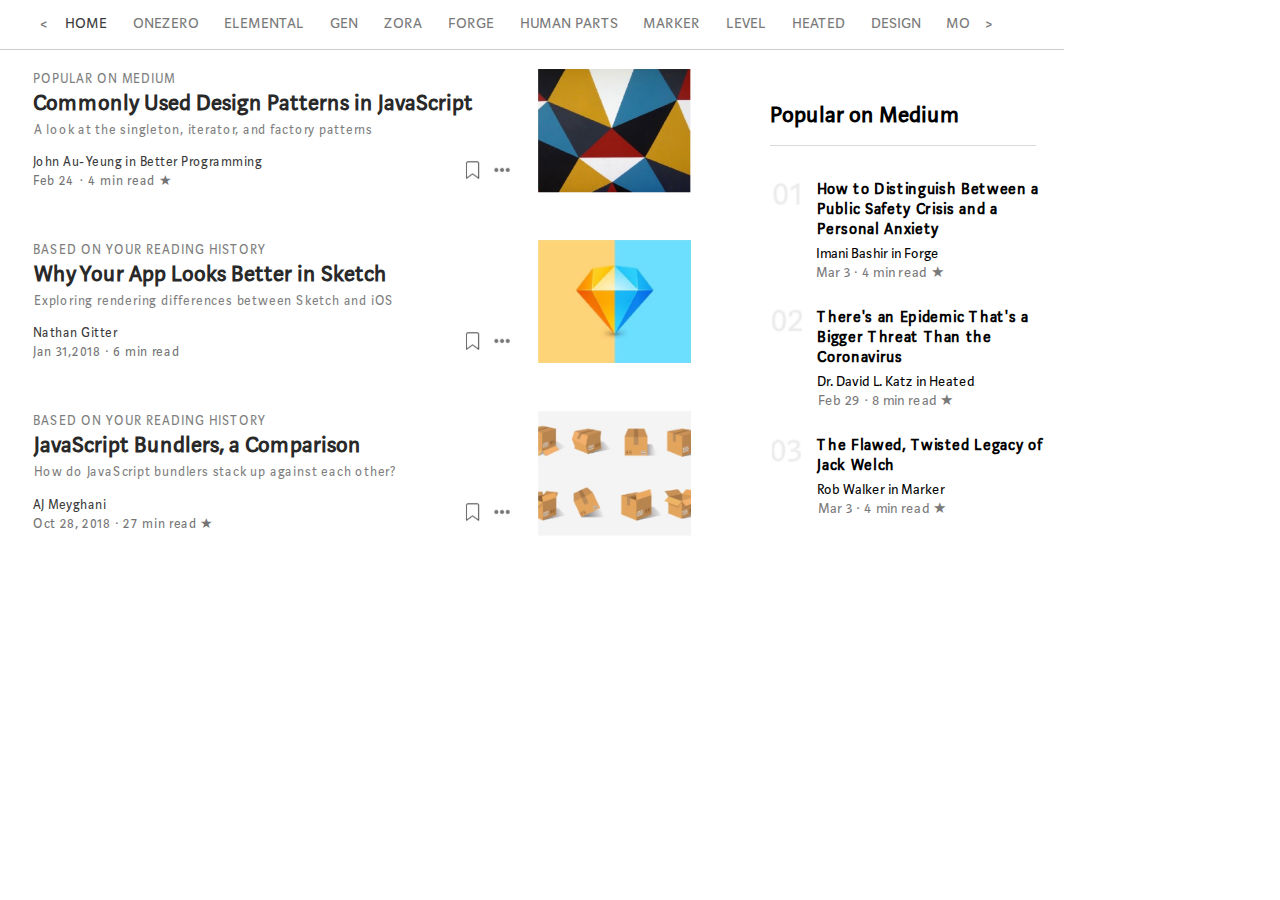
<file: Web/test1/src/index.html>
<!DOCTYPE html>
<html lang="en">

<head>
    <meta charset="UTF-8">
    <meta name="viewport" content="width=device-width, initial-scale=1.0">
    <title>test1</title>
    <link href="../css/index.css" rel="stylesheet">
</head>

<body>
    <!-- <img class="bg" src="../img/bg.png"> </img> -->
    <div class="g-main">
        <i> < </i>
        <span style="color: rgb(59, 59, 59);">HOME</span>
        <span>ONEZERO</span>
        <span>ELEMENTAL</span>
        <span>GEN</span>
        <span>ZORA</span>
        <span>FORGE</span>
        <span>HUMAN PARTS</span>
        <span>MARKER</span>
        <span>LEVEL</span>
        <span>HEATED</span>
        <span>DESIGN</span>
        <span>MO</span>
        <i> > </i>
    </div>

    <div class="g-left">
        <div>
            <p class="p-1">POPULAR ON MEDIUM</p>
            <p class="p-2">Commonly Used Design Patterns in JavaScript</P>
            <p class="p-3">A look at the singleton, iterator, and factory patterns</p>
            <p class="p-4">John Au-Yeung in Better Programming</p>
            </br>
            <p class="p-5">Feb 24 · 4 min read ★</p>
            <img class="p-0" src="../img/p-0.png" alt="">
        </div>
        <div>
            <p class="p-1">BASED ON YOUR READING HISTORY</p>
            <p class="p-2" style="padding-left: 1px;">Why Your App Looks Better in Sketch</P>
            <p class="p-3" style="letter-spacing: 0.8px;">Exploring rendering differences between Sketch and iOS</p>
            <p class="p-4">Nathan Gitter</p>
            </br>
            <p class="p-5">Jan 31,2018 · 6 min read</p>
            <img class="p-0" src="../img/p-0.png" alt="">
        </div>
        <div>
            <p class="p-1">BASED ON YOUR READING HISTORY</p>
            <p class="p-2" style="padding-left: 1px;">JavaScript Bundlers, a Comparison</P>
            <p class="p-3" style="letter-spacing: 0.8px;">How do JavaScript bundlers stack up against each other?</p>
            <p class=" p-4 " style="padding-top: 16px;">AJ Meyghani</p>
            </br>
            <p class="p-5 " style="letter-spacing: 0.65px;">Oct 28, 2018 · 27 min read ★</p>
            <img class="p-0 " src="../img/p-0.png " alt=" ">
        </div>
    </div>
    <div class="g-mid">
        <div style="margin-bottom: 21px;"><img src="../img/m-1.png" alt=""></div>
        <div style="margin-bottom: 21px;"><img src="../img/m-2.png" alt=""></div>
        <div><img src="../img/m-3.png" alt=""></div>
    </div>
    <div class="g-right">
        <div class="r-top">
            <h2>Popular on Medium</h2>
        </div>
        <div class="r-left">
            <img src="../img/r-1.png" alt="">
            <img src="../img/r-2.png" alt="">
            <img src="../img/r-3.png" alt="">
        </div>
        <div class="r-right">
            <p class="r-0">How to Distinguish Between a Public Safety Crisis and a Personal Anxiety</p>
            <p class="r-1">Imani Bashir in Forge</p>
            <p class="r-2">Mar 3 · 4 min read ★</p>
        </div>
        <div class="r-right">

            <p class="r-0" style="margin: 8px 0 0 1.8px;">There's an Epidemic That's a Bigger Threat Than the Coronavirus</p>
            <p class="r-1" style="margin-left: 1.8px;">Dr. David L. Katz in Heated</p>
            <p class="r-2" style="margin-left: 2.2px">Feb 29 · 8 min read ★</p>
        </div>
        <div class="r-right">

            <p class="r-0" style="margin: 8px 0 0 1.8px;">The Flawed, Twisted Legacy of Jack Welch</p>
            <p class="r-1" style="margin-left: 1.8px;">Rob Walker in Marker</p>
            <p class="r-2" style="margin-left: 2.2px">Mar 3 · 4 min read ★</p>
        </div>
    </div>
</body>

</html>
</file>
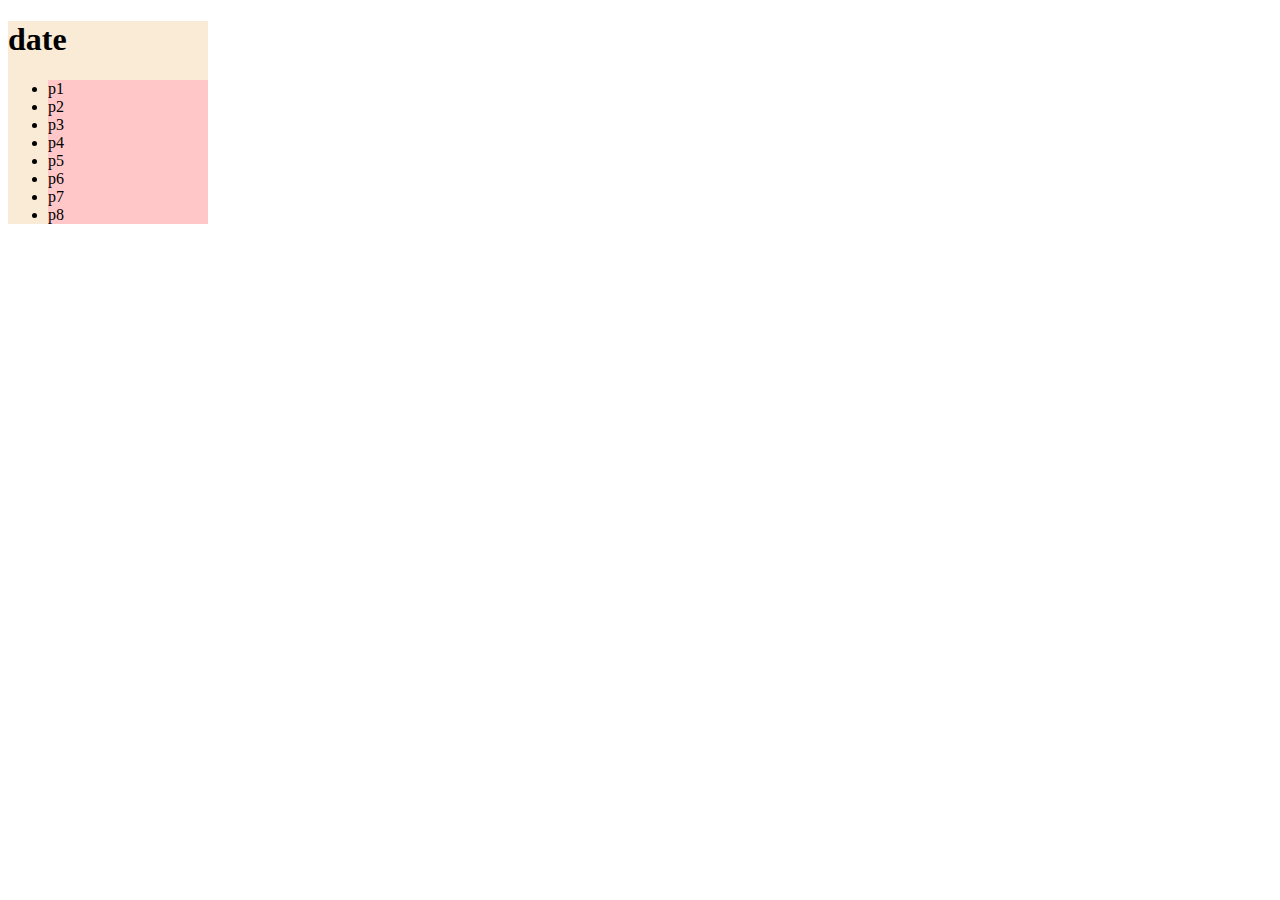
<file: Web/test2/src/index.html>
<!DOCTYPE html>
<html lang="en">

<head>
    <meta charset="UTF-8">
    <meta http-equiv="X-UA-Compatible" content="IE=edge">
    <meta name="viewport" content="width=device-width, initial-scale=1.0">
    <title>test2</title>
    <link rel="stylesheet" href="../css/index.css">
</head>

<body>
    <div class="m-box" style="width: 200px;">
        <h1>date</h1>
        <ul>
            <li class="m-item" id="p1">p1</li>
            <li class="m-item">p2</li>
            <li class="m-item">p3</li>
            <li class="m-item">p4</li>
            <li class="m-item">p5</li>
            <li class="m-item">p6</li>
            <li class="m-item">p7</li>
            <li class="m-item">p8</li>
        </ul>
    </div>

    <script src="../js/index.js"></script>
</body>

</html>
</file>
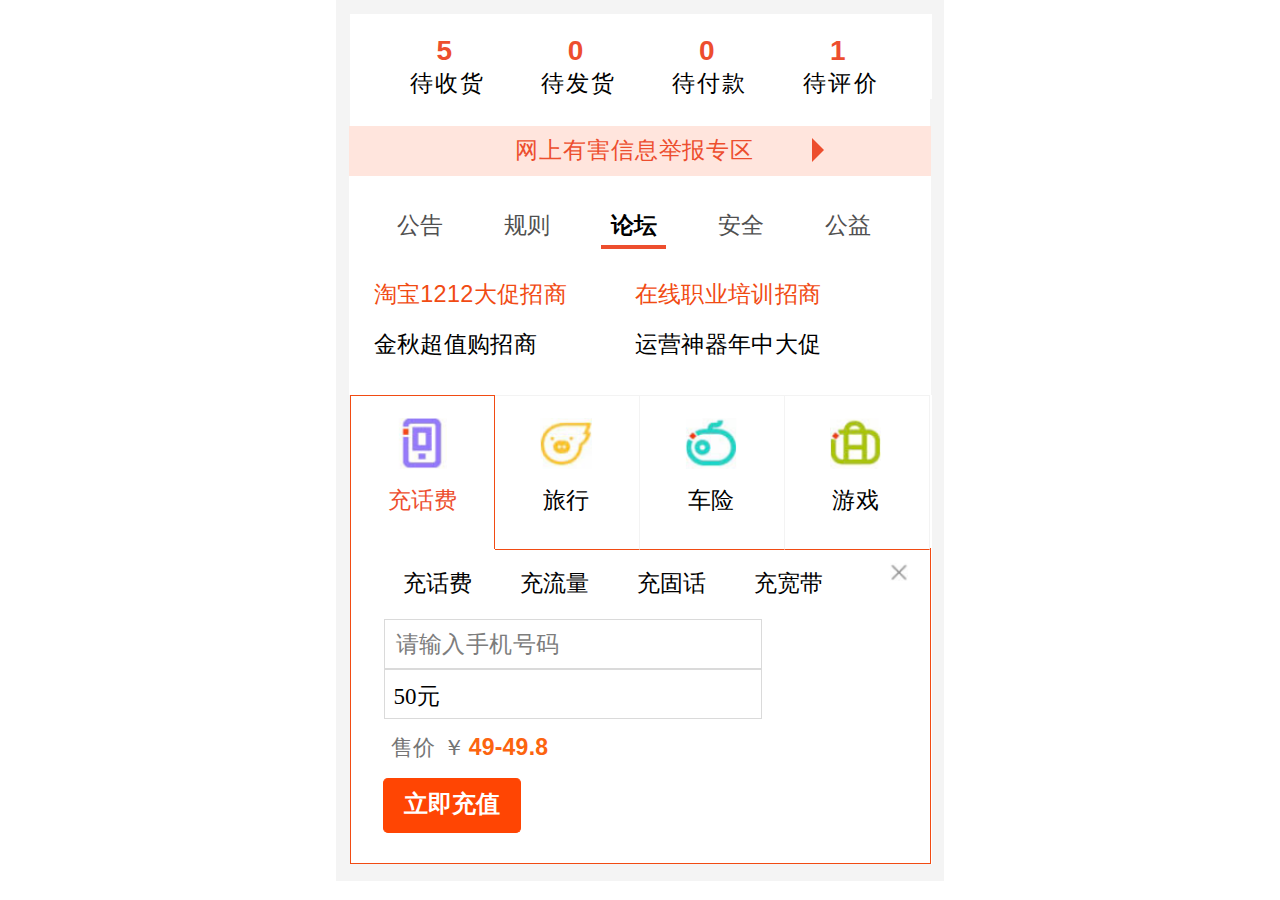
<file: Web/test3/src/index.html>
<!DOCTYPE html>
<html lang="en">

<head>
    <meta charset="UTF-8">
    <meta http-equiv="X-UA-Compatible" content="IE=edge">
    <meta name="viewport" content="width=device-width, initial-scale=1.0">
    <title>test3</title>
    <link rel="stylesheet" href="../css/index.css">

</head>

<body>
    <div style="position: relative;">
        <div style=" width: 608px;height: 881px; background: #f4f4f4; position: absolute;left: 50%;margin-left: -304px; width: 608px;">
            <!-- <img src="../img/bg.jpg " alt=" " style="width: 608px; " class="bg "> -->
            <div class="box ">
                <div class="box-top">
                    <ul class="box-top1">
                        <li>
                            <span>5</span>
                            <p>待收货</p>
                        </li>
                        <li>
                            <span>0</span>
                            <p>待发货</p>
                        </li>
                        <li>
                            <span>0</span>
                            <p>待付款</p>
                        </li>
                        <li>
                            <span>1</span>
                            <p>待评价</p>
                        </li>
                    </ul>
                </div>
                <div class="box-topmid ">
                    <span style="margin: 166px; ">网上有害信息举报专区 </span>
                    <span class="trangle "></span>
                </div>
                <div class="box-middle ">
                    <ul>
                        <li>公告</li>
                        <li>规则</li>
                        <li class="li-selected ">论坛</li>
                        <li>安全</li>
                        <li>公益</li>
                    </ul>
                    <table>
                        <tr style="color: #f14b13; ">
                            <td>淘宝1212大促招商</td>
                            <td>在线职业培训招商</td>
                        </tr>
                        <tr>
                            <td>金秋超值购招商</td>
                            <td>运营神器年中大促</td>
                        </tr>
                    </table>
                </div>
                <div class="box-bottom ">
                    <ul>
                        <li style="border-color:#f14b13; border-bottom: none;border-left: #f14b13 1px solid; ">
                            <img src="../img/logo1.png " alt=" ">
                            <p class="p-selected ">充话费</p>
                        </li>
                        <li>
                            <img src="../img/logo2.png " alt=" ">
                            <p>旅行</p>
                        </li>
                        <li>
                            <img src="../img/logo3.png " alt=" ">
                            <p>车险</p>
                        </li>
                        <li>
                            <img src="../img/logo4.png " alt=" ">
                            <p>游戏</p>
                        </li>
                    </ul>
                    <div>
                        <ul>
                            <li>充话费</li>
                            <li>充流量</li>
                            <li>充固话</li>
                            <li>充宽带</li>
                            <img src="../img/close.png " alt=" ">
                        </ul>
                        <div class="input ">
                            <p style="letter-spacing: 0.018em; ">请输入手机号码</p>
                        </div>
                        <div class="input ">
                            <p style="margin: 11px 0 0 9px; color: black; ">50元</p>
                        </div>
                        <p class="money ">售价 ￥<span>49-49.8</span></p>
                        <div class="button ">
                            <p>立即充值</p>
                        </div>
                    </div>
                </div>
            </div>
        </div>
    </div>

</body>

</html>
</file>
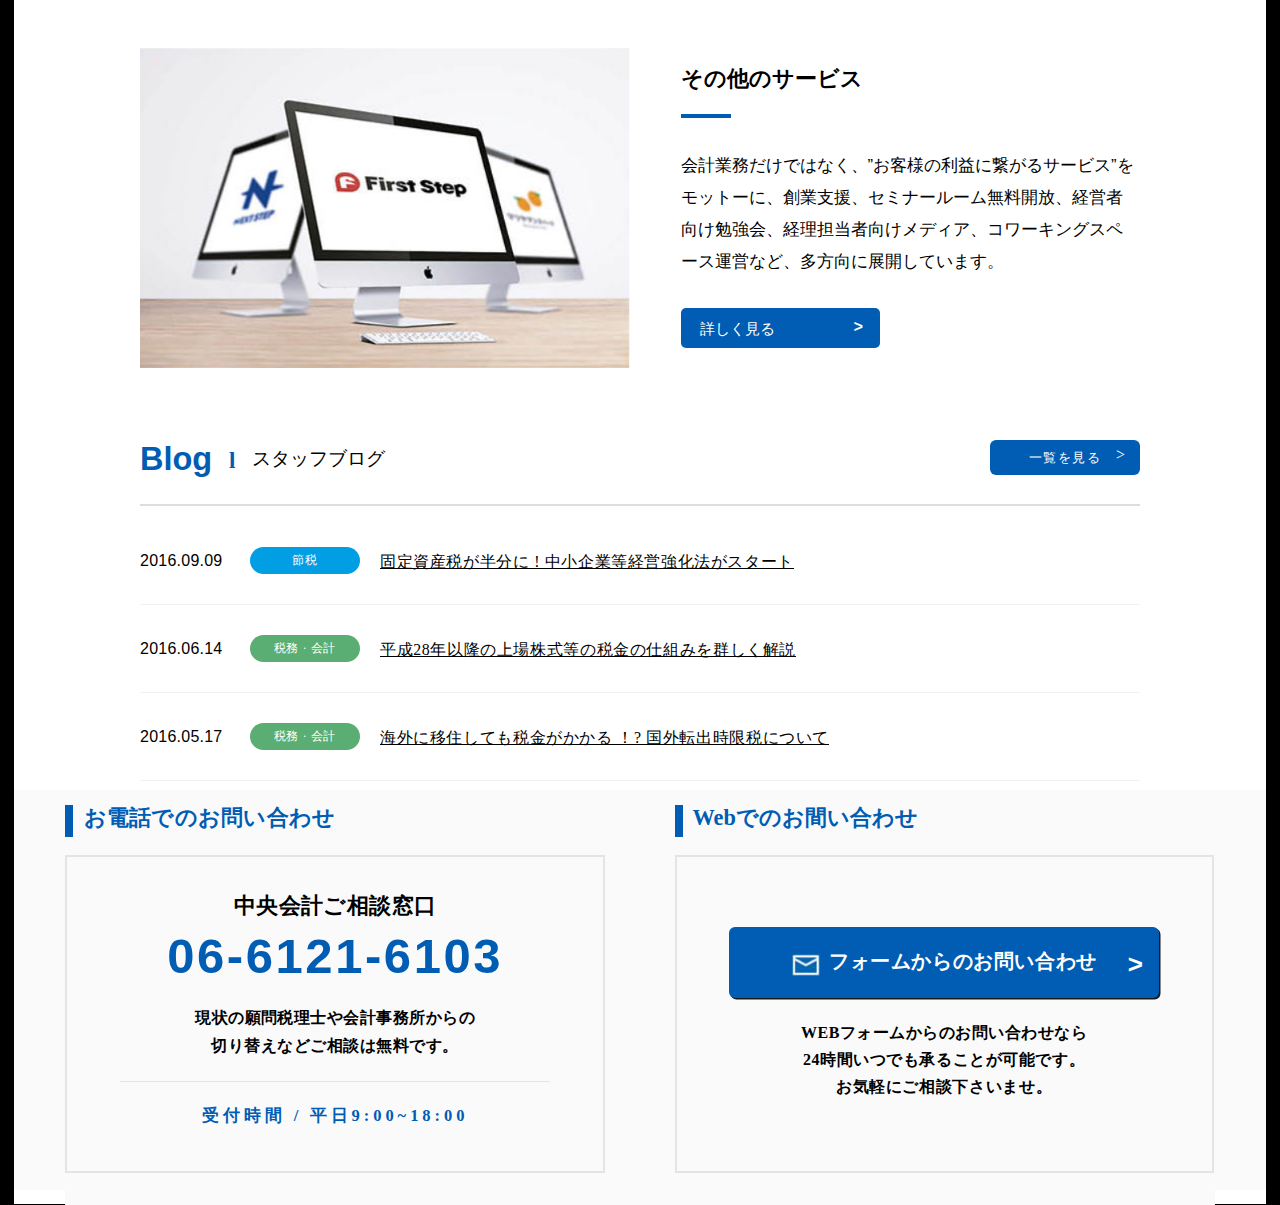
<file: Web/test4/2019212212201/src/index.html>
<!DOCTYPE html>
<html lang="en">

<head>
    <meta charset="UTF-8">
    <meta http-equiv="X-UA-Compatible" content="IE=edge">
    <meta name="viewport" content="width=device-width, initial-scale=1.0">
    <title>test5</title>
    <link rel="stylesheet" href="../css/index.css">
</head>

<body>
    <div class="box">
        <!-- <img src="../img/bg.png" alt="" class="bg"> -->
        <div class="top">
            <img src="../img/top.png" alt="">
            <div class="top_right">
                <h3>その他のサービス</h3>
                <span class="line"></span>
                <p>会計業務だけではなく、”お客様の利益に繋がるサービス”をモットーに、創業支援、セミナールーム無料開放、経営者向け勉強会、経理担当者向けメディア、コワーキングスペース運営など、多方向に展開しています。</p>
                <div class="button1">
                    <p>詳しく見る</p>
                    <span>> </span>
                </div>
            </div>
        </div>
        <div class="middle">
            <div class="mid_top">
                <span class="line1">Blog </span><strong>l </strong>
                <p class="p-1"> スタッフブログ</p>
                <div class="button2">
                    <p>一覧を見る</p>
                    <span>> </span>
                </div>
            </div>
            <ul>
                <li><span>2016.09.09</span>
                    <div style="background: #019ee3;">
                        <p>節税</p>
                    </div>
                    <p class="p-3">固定資産税が半分に ! 中小企業等経営強化法がスタート</p>
                </li>
                <li><span>2016.06.14</span>
                    <div>
                        <p>税務 · 会計</p>
                    </div>
                    <p class="p-3">平成28年以隆の上場株式等の税金の仕組みを群しく解説</p>
                </li>
                <li><span>2016.05.17</span>
                    <div>
                        <p>税務 · 会計</p>
                    </div>
                    <p class="p-3">海外に移住しても税金がかかる ！? 国外転出時限税について</p>
                </li>
            </ul>
        </div>
        <div class="buttom">
            <div class="buttom1">
                <div class="left">
                    <div class="buttom_top">
                        <span>&nbsp;&thinsp;</span>お電話でのお問い合わせ
                    </div>
                    <br/>
                    <div class="buttom_box">
                        <p class="p1">中央会計ご相談窓口</p>
                        <p class="p2">06-6121-6103</p>
                        <p class="p3">現状の願問税理士や会計事務所からの</p>
                        <p class="p4">切り替えなどご相談は無料です。</p>
                        <p class="p5">受付時間 /&thinsp;平日9:00~18:00</p>
                    </div>
                </div>
                <div class="right">
                    <div class="buttom_top">
                        <span>&nbsp;&thinsp;</span>Webでのお間い合わせ
                    </div>
                    <br/>
                    <div class="buttom_box">
                        <div class="massage">
                            <img src="../img/massage.png">
                            <p>フォームからのお問い合わせ</p>
                            <span>></span>
                        </div>
                        <p class="p1">WEBフォームからのお問い合わせなら</p>
                        <p class="p2">24時間いつでも承ることが可能です。</p>
                        <p class="p3">お気軽にご相談下さいませ。</p>
                    </div>
                </div>
            </div>
        </div>
    </div>
</body>

</html>
</file>
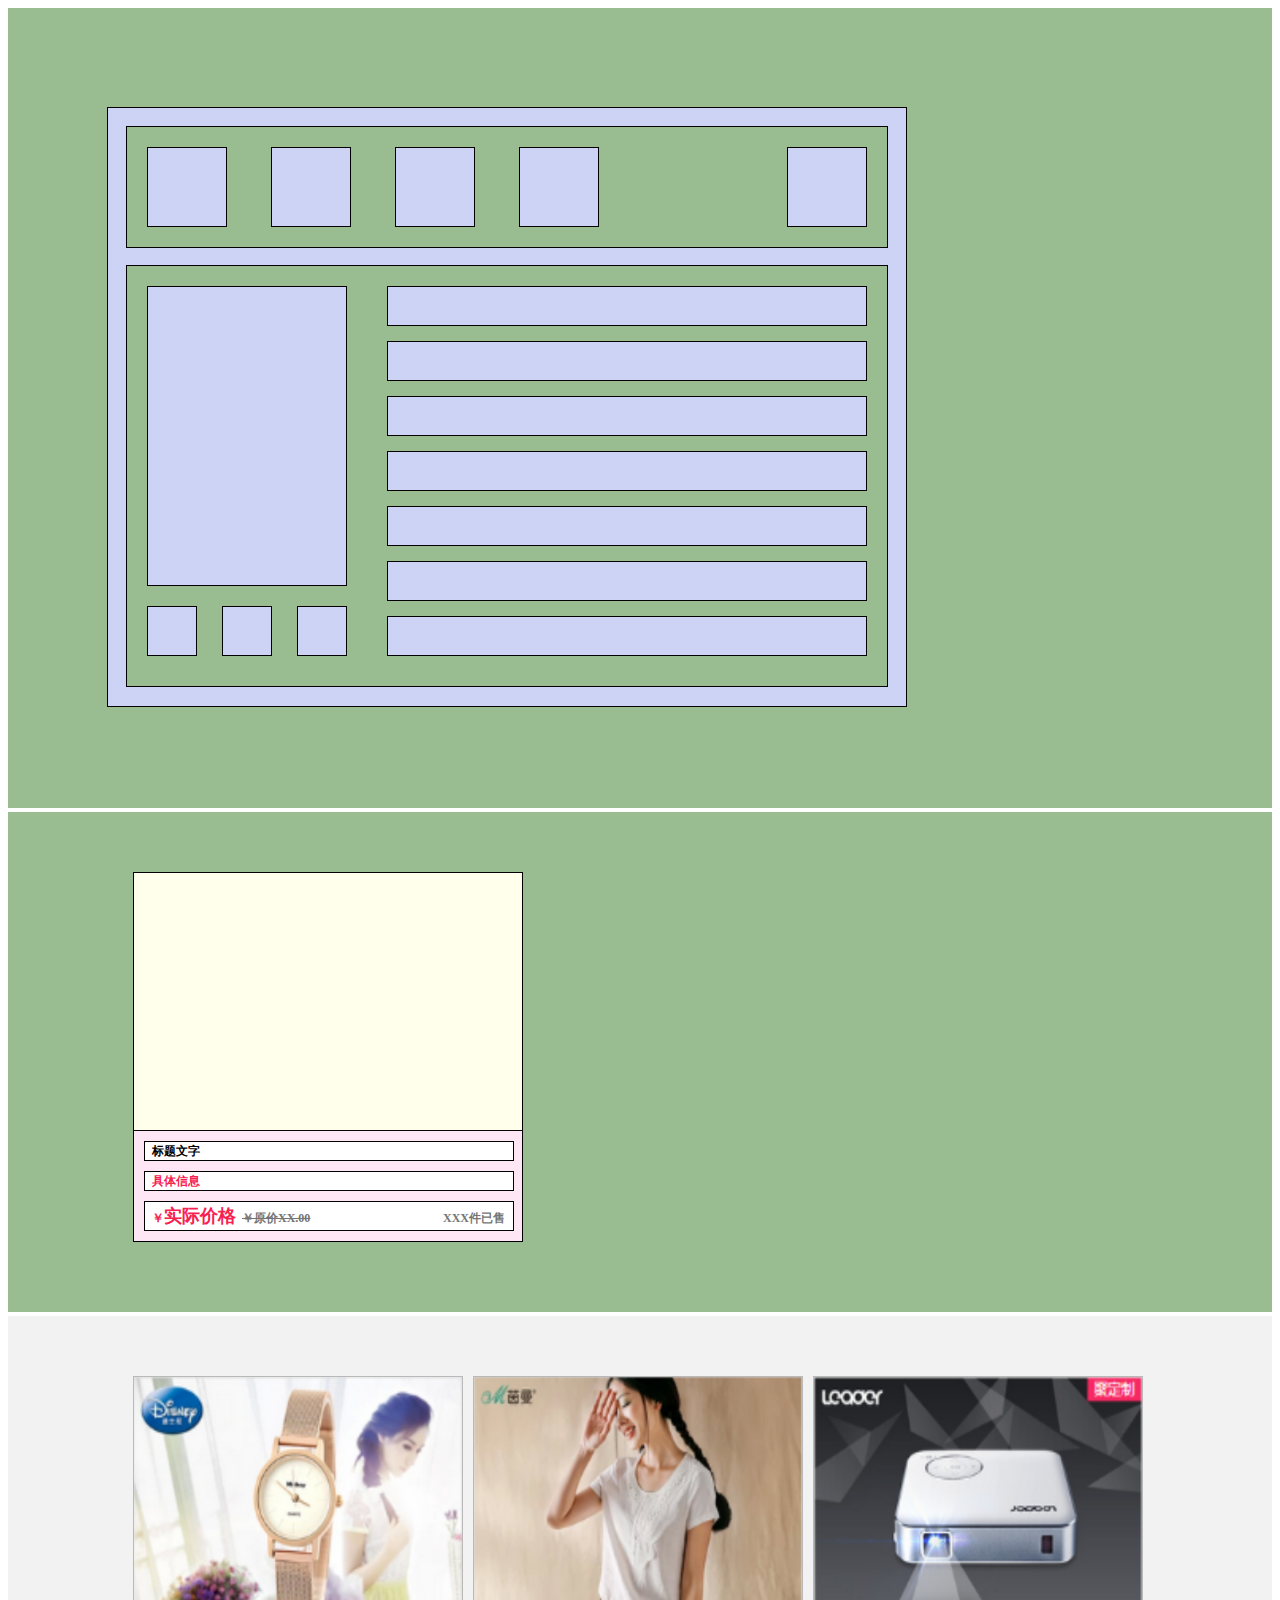
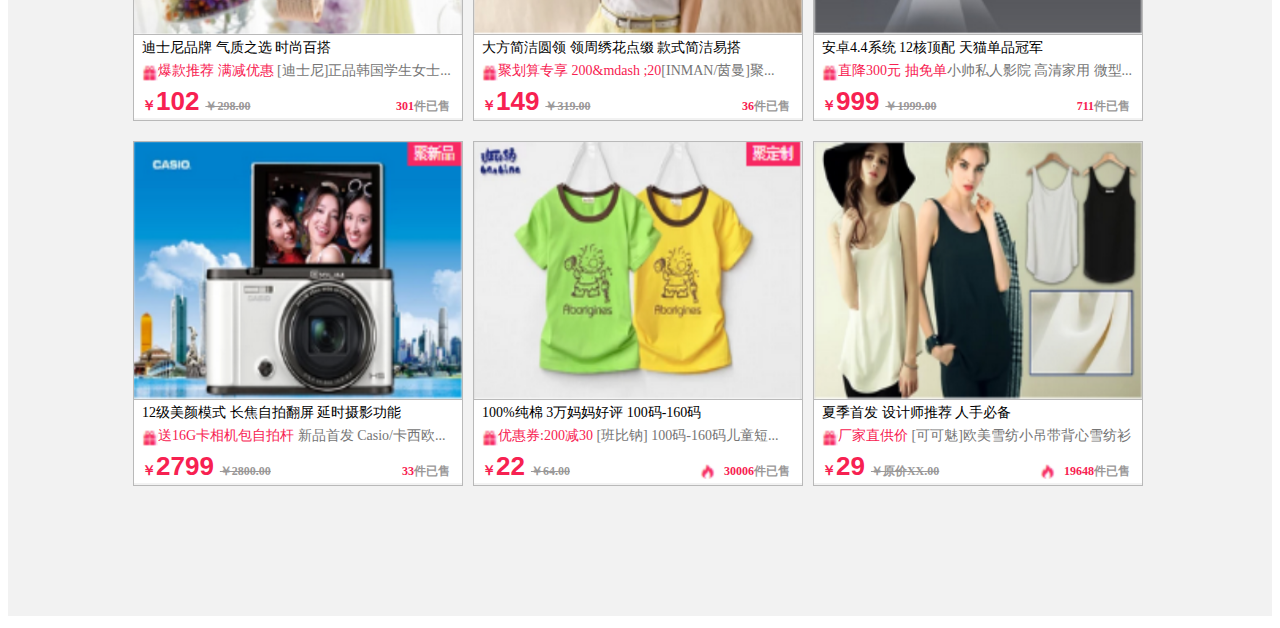
<file: Web/test5/2019212212201/src/index.html>
<!DOCTYPE html>
<html lang="en">

<head>
    <meta charset="UTF-8">
    <meta http-equiv="X-UA-Compatible" content="IE=edge">
    <meta name="viewport" content="width=device-width, initial-scale=1.0">
    <title>index</title>
</head>

<body>
    <iframe marginwidth=0 marginheight=0 width=100% height=800px src="index1.html" frameborder="0"></iframe>
    <br/>
    <iframe marginwidth=0 marginheight=0 width=100% height=500px src="index3.html" frameborder="0"></iframe>
    <br/>
    <iframe marginwidth=0 marginheight=0 width=100% height=900px src="index2.html" frameborder="0"></iframe>
</body>

</html>
</file>
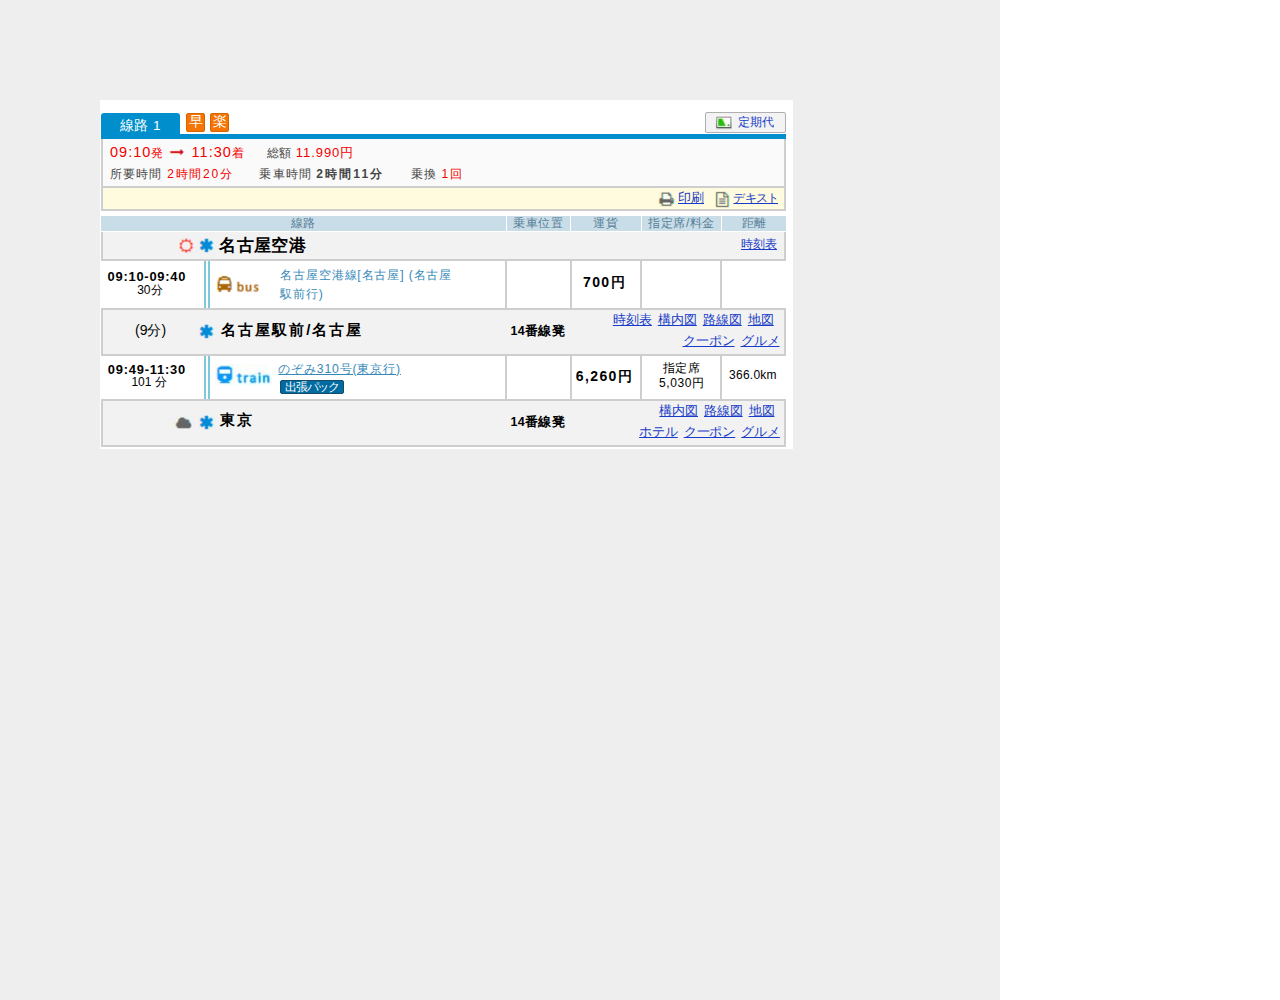
<file: Web/test6/2019212212201/SRC/index.html>
<!DOCTYPE html>
<html lang="en">

<head>
    <meta charset="UTF-8">
    <meta http-equiv="X-UA-Compatible" content="IE=edge">
    <meta name="viewport" content="width=device-width, initial-scale=1.0">
    <link rel="stylesheet" href="../CSS/one-debug.css">
    <link rel="stylesheet" href="../CSS/index.css">
    <title>Document</title>
</head>

<body>
    <div class="box">
        <!-- <img src="../IMG/bg.png" alt="" class="bg"> -->
        <div class="ui-grid-row ui-grid-row-1">
            <div class="ui-grid-3 first">線路 1</div>
            <div class="ui-grid-1 ">
                <a href="#" class="ui-button ui-button-sorange">早</a>
            </div>
            <div class="ui-grid-1">
                <a href="#" class="ui-button ui-button-sorange">楽</a></div>
            <div class="ui-grid-17"></div>
            <div class="ui-grid-3 end">
                <a href="#" class="ui-button ui-button-swhite">
                    <img src="../IMG/logo-1.jpg" alt=""> 定期代
                </a>

            </div>
        </div>
        <div class="ui-grid-row ui-grid-row-2">
            <div class="ui-grid-25">
                <p> <span class="p-red">09:10<i>発</i></span><img src="../IMG/logo-2.jpg" alt=""><span class="p-red"> 11:30<i>着</i></span> &nbsp;&nbsp;&nbsp;&nbsp;&nbsp;&thinsp;総額<span class="p-sred"> 11.990円</span></p>
                <p class="p1">所要時間<span class="p1-red"> 2時間20分 </span> &emsp;&nbsp;&thinsp;乗車時間 <strong>2時間11分 </strong> &emsp;&nbsp;&thinsp;乗換 <span class="p1-red">1回</span></p>
            </div>
        </div>
        <div class="ui-grid-row ui-grid-row-3">
            <div class="ui-grid-25">
                <p><img src="../IMG/logo-3.jpg" alt="" class="logo-3"> <span class="p-1">印刷</span> <img src="../IMG/logo-4.jpg" alt="" class="logo-4"> <span class="p-2">デキスト</span></p>
            </div>
        </div>
        <div class="ui-grid-row ui-grid-row-4">
            <div class="ui-grid-15">線路</div>
            <div class="ui-grid-2">乗車位置</div>
            <div class="ui-grid-3">運貨</div>
            <div class="ui-grid-4">指定席/料金</div>
            <div class="ui-grid-1">距離</div>
        </div>
        <div class="ui-grid-row ui-grid-row-5">
            <div class="ui-grid-25">
                <img src="../IMG/logo-5.jpg" alt="" class="logo-5">
                <img src="../IMG/logo-6.jpg" alt="" class="logo-6">
                <p>名古屋空港</p>
                <span>時刻表</span>
            </div>
        </div>
        <div class="ui-grid-row ui-grid-row-6">
            <div class="ui-grid-4">
                <p>09:10-09:40</p>
                <span>30分</span>
            </div>
            <div class="ui-grid-11">
                <img src="../IMG/logo-7.png" alt="">
                <p>名古屋空港線[名古屋] (名古屋馭前行)</p>
            </div>
            <div class="ui-grid-2"></div>
            <div class="ui-grid-2">700円</div>
            <div class="ui-grid-3"></div>
            <div class="ui-grid-2"></div>
        </div>
        <div class="ui-grid-row ui-grid-row-7">
            <div class="ui-grid-15">
                <span>(9分)</span>
                <img src="../IMG/logo-6.jpg" alt="" class="logo-6">
                <p>名古屋馭前/名古屋</p>
            </div>
            <div class="ui-grid-2">14番線凳</div>
            <div class="ui-grid-8">
                <span>時刻表</span>
                <span>構内図</span>
                <span>路線図</span>
                <span>地図</span>&nbsp;&thinsp;
                <span>ク一ポン</span>
                <span>グルメ</span>
            </div>
        </div>
        <div class="ui-grid-row ui-grid-row-6 ui-grid-row-8">
            <div class="ui-grid-4">
                <p>09:49-11:30</p>
                <span>101&nbsp;分</span>
            </div>
            <div class="ui-grid-11">
                <img src="../IMG/logo-8.jpg" alt="">
                <p>のぞみ310号(東京行)</p>
                <a href="#" class="ui-button ui-button-sblue">出張パック</a>
            </div>
            <div class="ui-grid-2"></div>
            <div class="ui-grid-2">6,260円</div>
            <div class="ui-grid-3">
                <p>指定席
                    <br/> 5,030円
                </p>
            </div>
            <div class="ui-grid-2 end">
                <p>366.0km</p>
            </div>
        </div>
        <div class="ui-grid-row ui-grid-row-7 ui-grid-row-9">
            <div class="ui-grid-15">
                <img src="../IMG/logo-9.jpg" alt="" class="logo-9">
                <img src="../IMG/logo-6.jpg" alt="" class="logo-6">
                <p>東京</p>
            </div>
            <div class="ui-grid-2">14番線凳</div>
            <div class="ui-grid-8">
                <span>構内図</span>
                <span>路線図</span>
                <span>地図</span>&nbsp;&thinsp;
                <span>ホテル</span>
                <span>ク一ポン</span>
                <span>グルメ</span>
            </div>
        </div>
    </div>
</body>

</html>
</file>
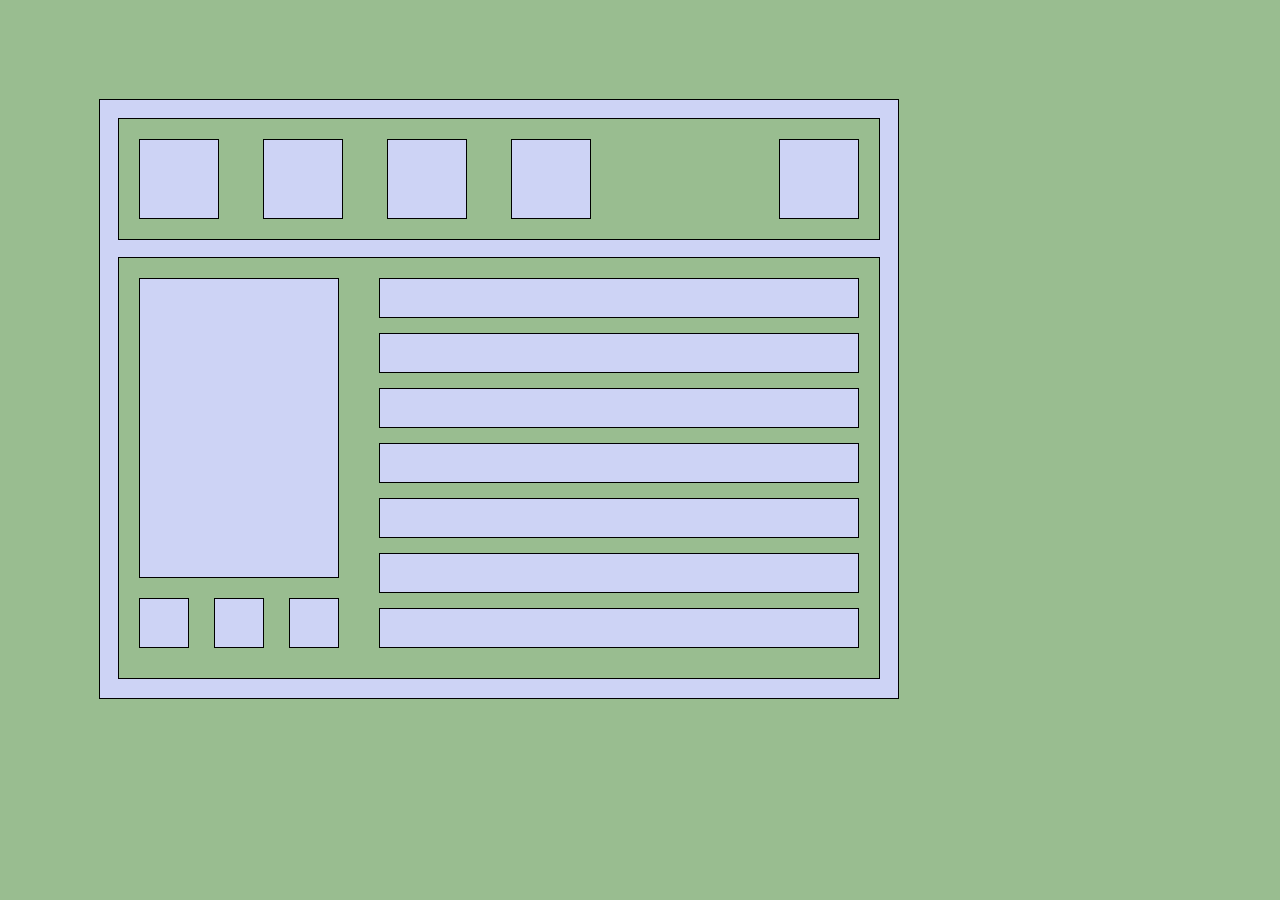
<file: Web/test5/2019212212201/src/index1.html>
<!DOCTYPE html>
<html lang="en">

<head>
    <meta charset="UTF-8">
    <meta http-equiv="X-UA-Compatible" content="IE=edge">
    <meta name="viewport" content="width=device-width, initial-scale=1.0">
    <link rel="stylesheet" href="../css/index1.css">
    <title>test</title>
</head>

<body>
    <div class="box">
        <div class="header">
            <div>
                <span class="item"></span>
                <span class="item"></span>
                <span class="item"></span>
                <span class="item"></span>
            </div>
            <div>
                <span class="item item-5"></span>
            </div>
        </div>
        <div class="middle">
            <div class="left">
                <div class="top">
                    <span class="item"></span>
                </div>
                <div class="bottom">
                    <span class="item"></span>
                    <span class="item"></span>
                    <span class="item"></span>
                </div>
            </div>
            <div class="right">
                <span class="item"></span>
                <span class="item"></span>
                <span class="item"></span>
                <span class="item"></span>
                <span class="item"></span>
                <span class="item"></span>
                <span class="item"></span>
            </div>
        </div>
    </div>

</body>

</html>
</file>
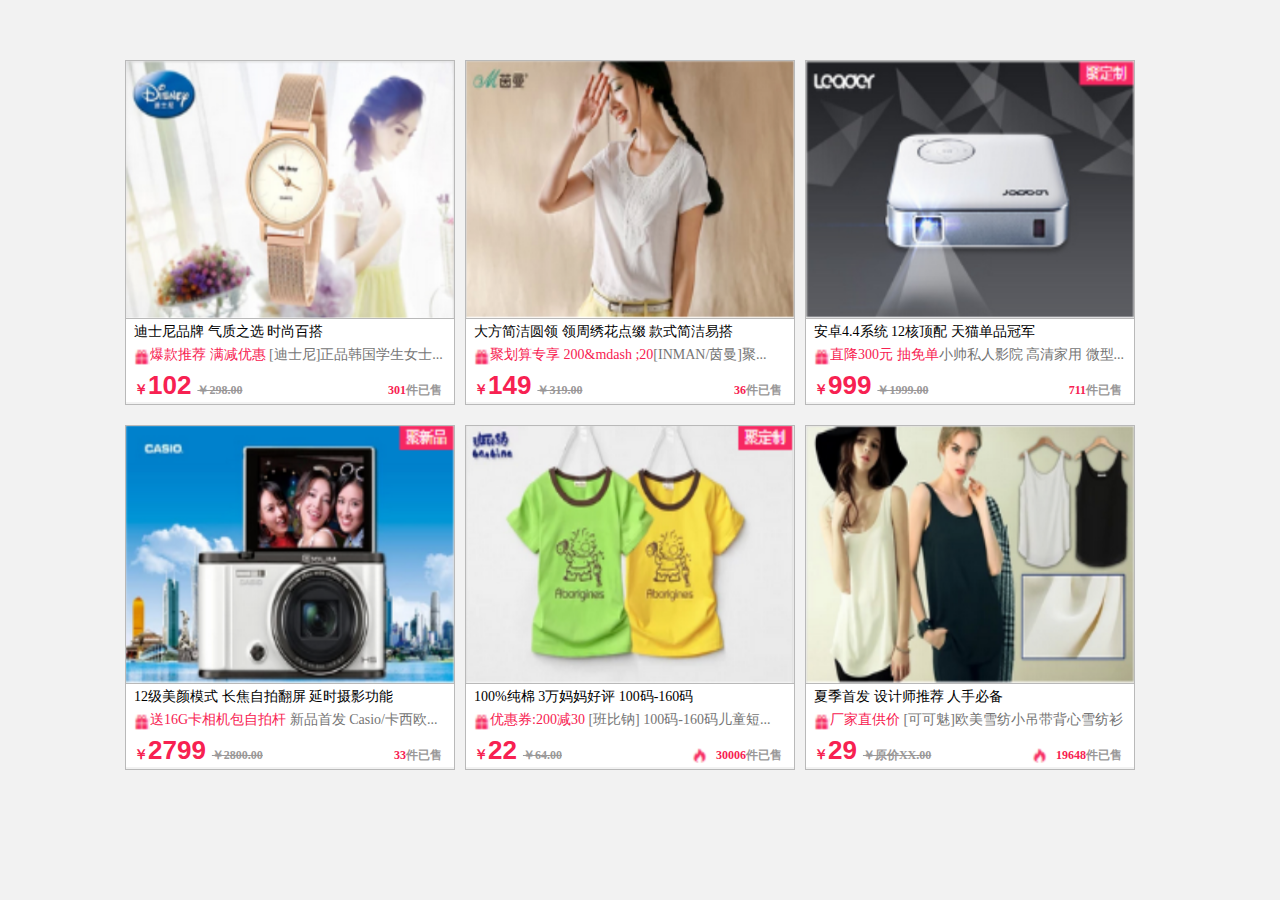
<file: Web/test5/2019212212201/src/index2.html>
<!DOCTYPE html>
<html lang="en">

<head>
    <meta charset="UTF-8">
    <meta http-equiv="X-UA-Compatible" content="IE=edge">
    <meta name="viewport" content="width=device-width, initial-scale=1.0">
    <link rel="stylesheet" href="../css/index2.css">
    <title>test</title>
</head>

<body>
    <div class="box">
        <div class="row">
            <div class="box-cell">
                <div class="top">
                    <img src="../img/c-1.png" alt="">
                </div>
                <div class="bottom">
                    <span class="item item-1"><p>迪士尼品牌 气质之选 时尚百搭</p></span>
                    <span class="item item-2">
                        <img src="../img/logo.png" alt="">
                        <p>爆款推荐 满减优惠</p> [迪士尼]正品韩国学生女士...
                    </span>
                    <span class="item item-3">
                    <div>
                        <p class="p-1"><span>￥</span>102</p>
                    <p class="p-2">￥298.00</p>
                </div>
                <p><span>301</span>件已售</p>
                </span>
            </div>
        </div>
        <div class="box-cell">
            <div class="top">
                <img src="../img/c-2.png" alt="">
            </div>
            <div class="bottom">
                <span class="item item-1"><p>大方简洁圆领 领周绣花点缀 款式简洁易搭</p></span>
                <span class="item item-2"><img src="../img/logo.png" alt=""><p>聚划算专享 200&mdash ;20</p>[INMAN/茵曼]聚...</span>
                <span class="item item-3">
                <div>
                    <p class="p-1"><span>￥</span>149</p>
                <p class="p-2">￥319.00</p>
            </div>
            <p><span>36</span>件已售</p>
            </span>
        </div>
    </div>
    <div class="box-cell">
        <div class="top">
            <img src="../img/c-3.png" alt="">
        </div>
        <div class="bottom">
            <span class="item item-1"><p>安卓4.4系统 12核顶配 天猫单品冠军</p></span>
            <span class="item item-2"><img src="../img/logo.png" alt=""><p>直降300元 抽免单</p>小帅私人影院 高清家用 微型...</span>
            <span class="item item-3">
            <div>
                <p class="p-1"><span>￥</span>999</p>
            <p class="p-2">￥1999.00</p>
        </div>
        <p><span>711</span>件已售</p>
        </span>
    </div>
    </div>
    </div>
    <div class="row">
        <div class="box-cell">
            <div class="top">
                <img src="../img/c-4.png" alt="">
            </div>
            <div class="bottom">
                <span class="item item-1"><p>12级美颜模式 长焦自拍翻屏 延时摄影功能</p></span>
                <span class="item item-2"><img src="../img/logo.png" alt=""><p>送16G卡相机包自拍杆</p> 新品首发 Casio/卡西欧...</span>
                <span class="item item-3">
                <div>
                    <p class="p-1"><span>￥</span>2799</p>
                <p class="p-2">￥2800.00</p>
            </div>
            <p><span>33</span>件已售</p>
            </span>
        </div>
    </div>
    <div class="box-cell">
        <div class="top">
            <img src="../img/c-5.png" alt="">
        </div>
        <div class="bottom">
            <span class="item item-1"><p>100%纯棉 3万妈妈好评 100码-160码</p></span>
            <span class="item item-2"><img src="../img/logo.png" alt=""><p>优惠券:200减30</p> [班比钠] 100码-160码儿童短...</span>
            <span class="item item-3">
            <div>
                <p class="p-1"><span>￥</span>22</p>
            <p class="p-2">￥64.00</p>
        </div>
        <p><img src="../img/logo2.png" alt=""><span>30006</span>件已售</p>
        </span>
    </div>
    </div>
    <div class="box-cell">
        <div class="top">
            <img src="../img/c-6.png" alt="">
        </div>
        <div class="bottom">
            <span class="item item-1"><p>夏季首发 设计师推荐 人手必备</p></span>
            <span class="item item-2"><img src="../img/logo.png" alt=""><p>厂家直供价</p> [可可魅]欧美雪纺小吊带背心雪纺衫</span>
            <span class="item item-3">
        <div>
            <p class="p-1"><span>￥</span>29</p>
            <p class="p-2">￥原价XX.00</p>
        </div>

        <p><img src="../img/logo2.png" alt=""><span>19648</span>件已售</p>
        </span>
    </div>
    </div>
    </div>
    </div>
</body>

</html>
</file>
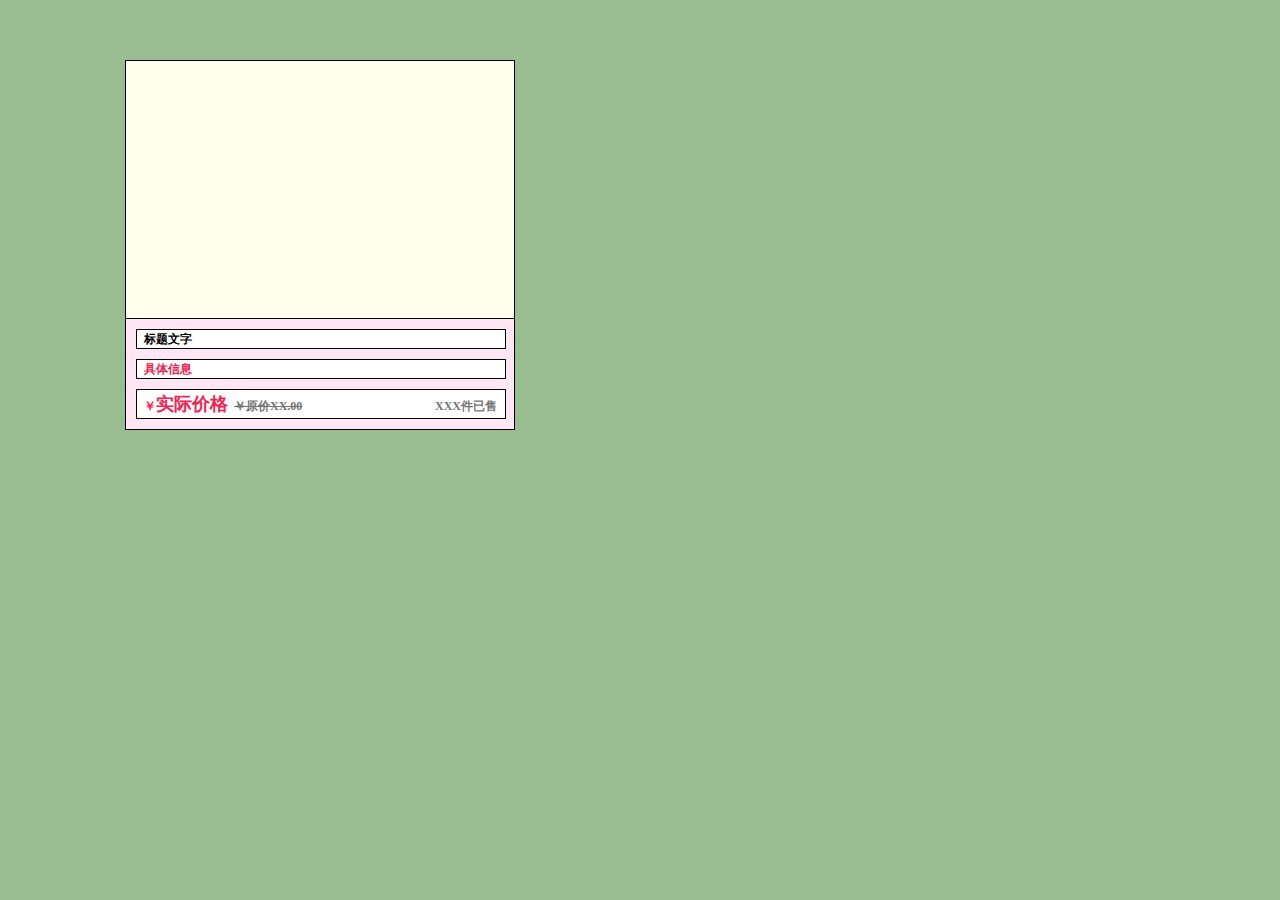
<file: Web/test5/2019212212201/src/index3.html>
<!DOCTYPE html>
<html lang="en">

<head>
    <meta charset="UTF-8">
    <meta http-equiv="X-UA-Compatible" content="IE=edge">
    <meta name="viewport" content="width=device-width, initial-scale=1.0">
    <link rel="stylesheet" href="../css/index3.css">
    <title>test</title>
</head>

<body>
    <div class="box">
        <div class="box-cell">
            <div class="top"></div>
            <div class="bottom">
                <span class="item item-1"><p>标题文字</p></span>
                <span class="item item-2"><p>具体信息</p></span>
                <span class="item item-3">
        <div>
            <p class="p-1"><span>￥</span>实际价格</p>
                <p class="p-2">￥原价XX.00</p>
            </div>
            <p>XXX件已售</p>
            </span>
        </div>
    </div>
    </div>

</body>

</html>
</file>
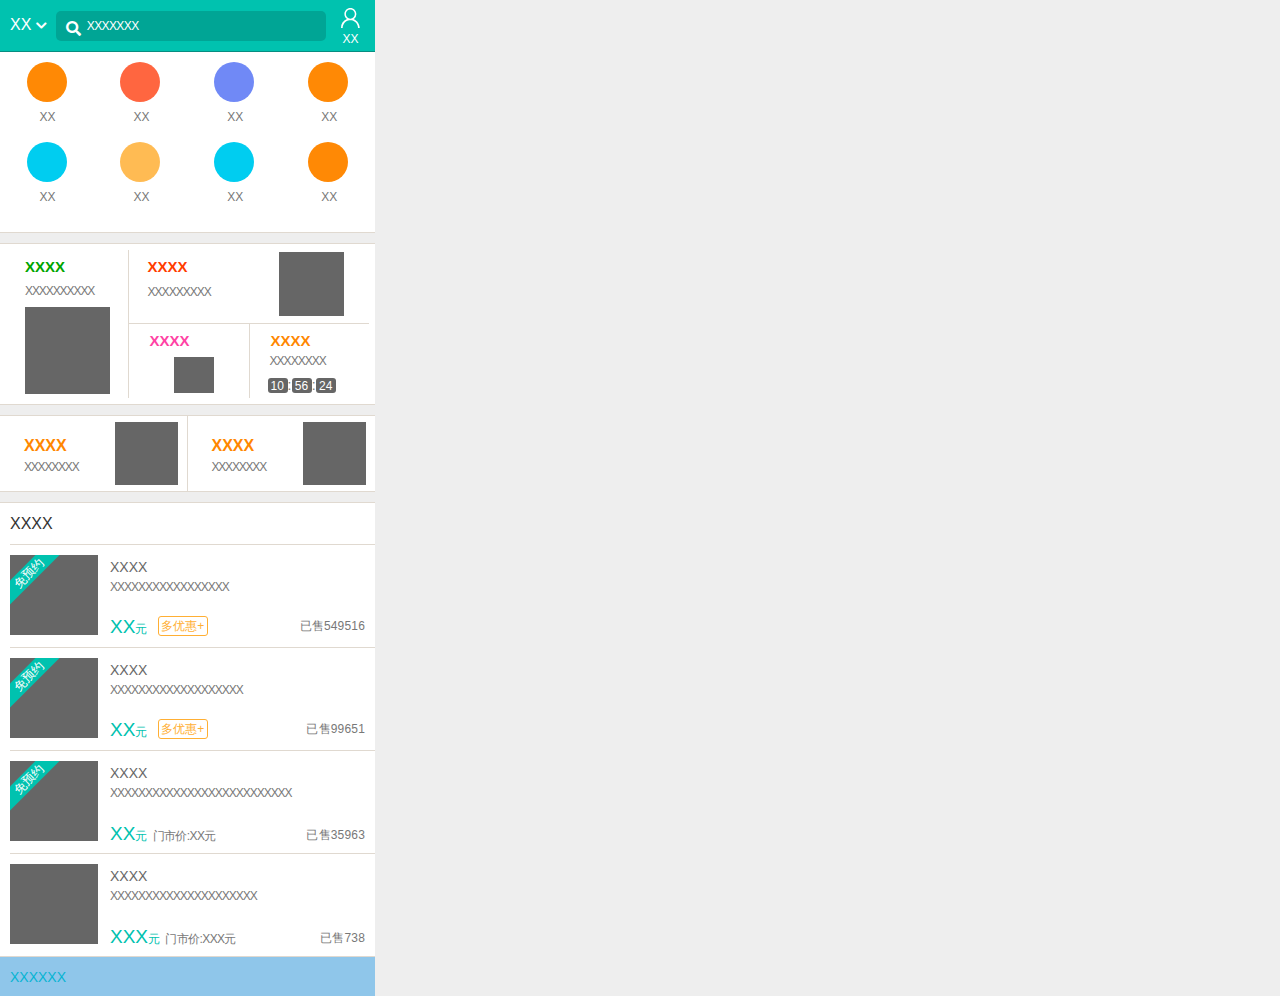
<file: Web/test8/2019212212201/src/index1.html>
<!DOCTYPE html>
<html lang="en">

<head>
    <meta charset="UTF-8">
    <meta http-equiv="X-UA-Compatible" content="IE=edge">
    <meta name="viewport" content="width=device-width, initial-scale=1.0">
    <title>Document</title>
    <script src="../js/jquery-3.6.0.js"></script>

    <link rel="stylesheet" href="../bootstrap-3.4.1-dist/css/bootstrap.min.css">
    <link rel="stylesheet" href="../fontawesome-free-5.15.3-web/css/all.min.css">
    <link rel="stylesheet" href="../css/index1.css">
</head>

<body>
    <!-- <img src="../img/bg-1.png" alt="" class="bg"> -->
    <div class="container-fluid">
        <div class="row row_1">
            <div class="col-xs-1">
                XX <i class="fa fa-chevron-down"></i>
            </div>
            <div class="col-xs-8">
                <i class="fas fa-search"></i> &nbsp;XXXXXXX
            </div>
            <div class="col-xs-2">
                <img src="../img/用户.svg" alt="" srcset=""> XX
            </div>
        </div>
        <div class="row row_2 ">
            <ul>
                <li><i alt="" class="img-circle" style="background: #ff8905;"></i> XX</li>
                <li><i alt="" class="img-circle" style="background: #ff6640;"></i> XX</li>
                <li><i alt="" class="img-circle" style="background: #7089f6;"></i> XX</li>
                <li><i alt="" class="img-circle" style="background: #ff8905;"></i> XX</li>
                <li><i alt="" class="img-circle" style="background: #00cdf0;"></i> XX</li>
                <li><i alt="" class="img-circle" style="background: #ffbb53;"></i> XX</li>
                <li><i alt="" class="img-circle" style="background: #00cdf0;"></i> XX</li>
                <li><i alt="" class="img-circle" style="background: #ff8905;"></i> XX</li>
            </ul>
        </div>

        <div class="row row_3 ">

            <div class="col-xs-3 ">
                <h5>XXXX</h5>
                <p>XXXXXXXXXX</p>
                <i></i>
            </div>
            <div class="col-xs-8 ">
                <h5>XXXX</h5>
                <p>XXXXXXXXX</p>
                <i></i>
            </div>

            <div class="col-xs-4 first ">
                <h5>XXXX</h5>
                <i></i>

            </div>
            <div class="col-xs-4 end">
                <h5>XXXX</h5>
                <p class="p_1">XXXXXXXX</p>
                <p class="p_2"><span>10</span>:<span>56</span>:<span>24</span></p>

            </div>
        </div>


        <div class="row row_4 ">
            <div class="col-xs-6 first ">
                <h5>XXXX</h5>
                <p>XXXXXXXX</p>
                <i></i>
            </div>
            <div class="col-xs-6 ">
                <h5>XXXX</h5>
                <p>XXXXXXXX</p>
                <i></i>
            </div>
        </div>

        <div class="row row_5 ">
            <div class="col-xs-12 nav ">XXXX</div>
            <div class="col-xs-12 ">
                <i><span>免预约</span></i>
                <div>
                    <h5>XXXX</h5>
                    <p class="p_1">XXXXXXXXXXXXXXXXX</p>
                    <P class="p_2">XX<strong>元</strong> <span>多优惠+</span></P>
                    <p class="p_3">已售549516</p>
                </div>
            </div>
            <div class="col-xs-12 ">
                <i><span>免预约</span></i>
                <div>
                    <h5>XXXX</h5>
                    <p class="p_1">XXXXXXXXXXXXXXXXXXX</p>
                    <P class="p_2">XX<strong>元</strong> <span>多优惠+</span></P>
                    <p class="p_3">已售99651</p>
                </div>
            </div>
            <div class="col-xs-12 ">
                <i><span>免预约</span></i>
                <div>
                    <h5>XXXX</h5>
                    <p class="p_1">XXXXXXXXXXXXXXXXXXXXXXXXXX</p>
                    <P class="p_2" style="margin-top: 17px">XX<strong>元</strong>
                        <a>门市价:XX元</a>
                    </P>
                    <p class="p_3" style="margin-top: 3px">已售35963</p>
                </div>
            </div>
            <div class="col-xs-12 ">
                <i></i>
                <div>
                    <h5>XXXX</h5>
                    <p class="p_1">XXXXXXXXXXXXXXXXXXXXX</p>
                    <P class="p_2" style="margin-top: 17px">XXX<strong>元</strong>
                        <a>门市价:XXX元</a>
                    </P>
                    <p class="p_3" style="margin-top: 3px">已售738</p>
                </div>
            </div>
            <div class="col-xs-12 end ">XXXXXX</div>
        </div>
    </div>
    <script src="../bootstrap-3.4.1-dist/js/bootstrap.min.js "></script>
</body>

</html>
</file>
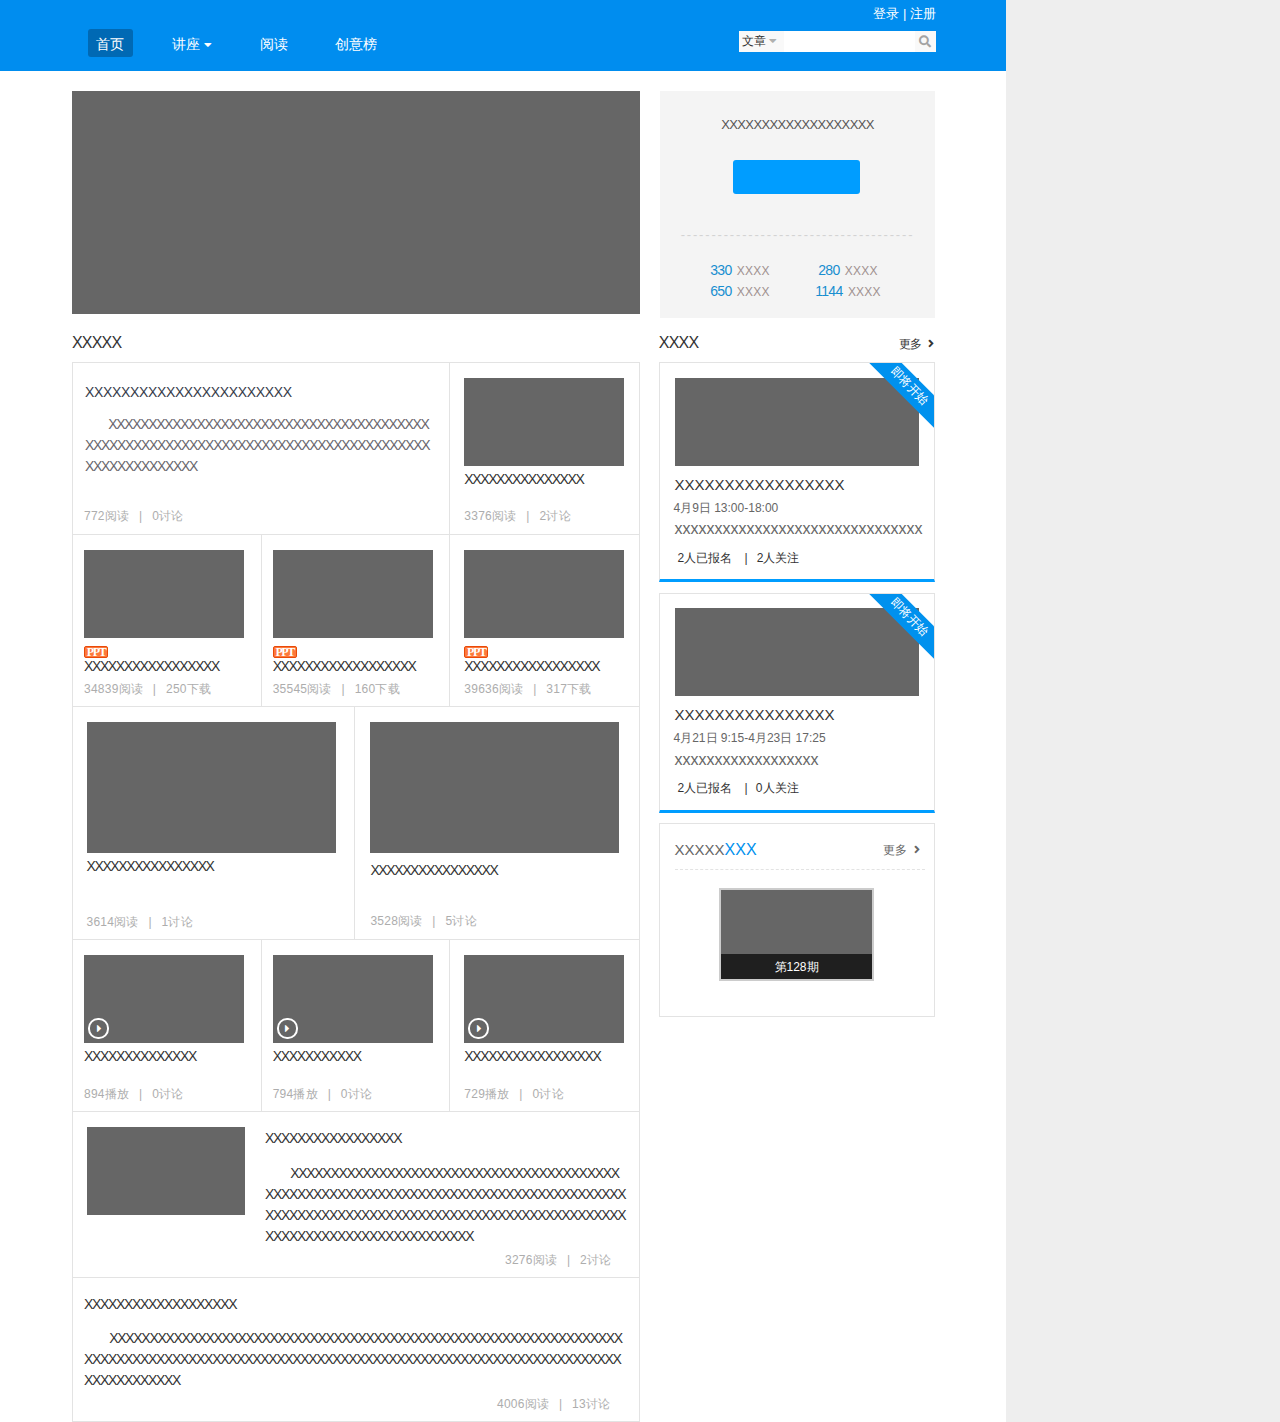
<file: Web/test8/2019212212201/src/index2.html>
<!DOCTYPE html>
<html lang="en">

<head>
    <meta charset="UTF-8">
    <meta http-equiv="X-UA-Compatible" content="IE=edge">
    <meta name="viewport" content="width=device-width, initial-scale=1.0">
    <title>Document</title>
    <script src="../js/jquery-3.6.0.js"></script>

    <link rel="stylesheet" href="../bootstrap-3.4.1-dist/css/bootstrap.min.css">
    <link rel="stylesheet" href="../fontawesome-free-5.15.3-web/css/all.min.css">
    <link rel="stylesheet" href="../css/index2.css">
</head>

<body>
    <!-- <img src="../img/bg-2.png" alt="" class="bg"> -->
    <div class="container-fluid">
        <div class="row row_1">
            <span>登录 | 注册</span>
        </div>
        <div class="row row_2">
            <ul>
                <li class="select">首页</li>
                <li>讲座 <i class="fa fa-caret-down" aria-hidden="true"></i></li>
                <li>阅读</li>
                <li>创意榜</li>
                <span><span>文章&nbsp;<i class="fa fa-caret-down" aria-hidden="true"></i></span><strong class="fas fa-search"></strong></span>
            </ul>
        </div>
        <div class="row row_3">
            <i></i>
            <div class="right">
                XXXXXXXXXXXXXXXXXXX
                <i></i>
                <p>--------------------------------------</p>
                <table>
                    <tr>
                        <td>330 <span>XXXX</span></td>
                        <td>280 <span>XXXX</span></td>
                    </tr>
                    <tr>
                        <td>650 <span>XXXX</span></td>
                        <td>1144 <span>XXXX</span></td>
                    </tr>
                </table>
            </div>
        </div>
        <div class="row row_4">
            <div class="col-xs-7">XXXXX</div>
            <div class="col-xs-3">XXXX</div>
            <div class="col-xs-1">更多&nbsp;&thinsp; <i class="fa fa-angle-right"></i></div>
        </div>
        <div class="row row_5">
            <div class="col-xs-7">
                <div class="row5 row5_1">
                    <div class="col-xs-8">
                        XXXXXXXXXXXXXXXXXXXXXXX
                        <p>
                            &emsp;&nbsp;&thinsp;&nbsp;&thinsp; XXXXXXXXXXXXXXXXXXXXXXXXXXXXXXXXXXXXXXXX XXXXXXXXXXXXXXXXXXXXXXXXXXXXXXXXXXXXXXXXXXX<br />XXXXXXXXXXXXXX
                        </p>
                        <span>772阅读 &nbsp;&thinsp;|&nbsp;&thinsp; 0讨论</span>
                    </div>
                    <div class="col-xs-3">
                        <i></i> XXXXXXXXXXXXXXX
                        <span>3376阅读 &nbsp;&thinsp;|&nbsp;&thinsp; 2讨论</span>
                    </div>
                </div>
                <div class="row5 row5_2">
                    <div class="col-xs-4">
                        <i></i>
                        <strong>PPT</strong> XXXXXXXXXXXXXXXXX
                        <span>34839阅读 &nbsp;&thinsp;|&nbsp;&thinsp; 250下载</span>
                    </div>
                    <div class="col-xs-4">
                        <i></i>
                        <strong>PPT</strong> XXXXXXXXXXXXXXXXXX
                        <span>35545阅读 &nbsp;&thinsp;|&nbsp;&thinsp; 160下载</span>
                    </div>
                    <div class="col-xs-4 end">
                        <i></i>
                        <strong>PPT</strong> XXXXXXXXXXXXXXXXX
                        <span>39636阅读 &nbsp;&thinsp;|&nbsp;&thinsp; 317下载</span>
                    </div>
                </div>
                <div class="row5 row5_3">
                    <div class="col-xs-6">
                        <i></i> XXXXXXXXXXXXXXXX
                        <span>3614阅读 &nbsp;&thinsp;|&nbsp;&thinsp; 1讨论</span>
                    </div>
                    <div class="col-xs-6 end">
                        <i></i> XXXXXXXXXXXXXXXX
                        <span>3528阅读 &nbsp;&thinsp;|&nbsp;&thinsp; 5讨论</span>
                    </div>
                </div>
                <div class="row5 row5_4">
                    <div class="col-xs-4">
                        <i>
                            <span class="fa fa-caret-right"></span>
                        </i> XXXXXXXXXXXXXX
                        <span>894播放 &nbsp;&thinsp;|&nbsp;&thinsp; 0讨论</span>
                    </div>
                    <div class="col-xs-4">
                        <i>
                            <span class="fa fa-caret-right"></span>
                        </i> XXXXXXXXXXX
                        <span>794播放 &nbsp;&thinsp;|&nbsp;&thinsp; 0讨论</span>
                    </div>
                    <div class="col-xs-4 end">
                        <i>
                            <span class="fa fa-caret-right"></span>
                        </i> XXXXXXXXXXXXXXXXX
                        <span>729播放 &nbsp;&thinsp;|&nbsp;&thinsp; 0讨论</span>
                    </div>
                </div>
                <div class="row5 row5_5">
                    <div class="col-xs-12">
                        <i></i>
                        <div>
                            <p>XXXXXXXXXXXXXXXXX</p>
                            <p>&emsp;&emsp;XXXXXXXXXXXXXXXXXXXXXXXXXXXXXXXXXXXXXXXXX<br/>XXXXXXXXXXXXXXXXXXXXXXXXXXXXXXXXXXXXXXXXXXXXX
                                <br />XXXXXXXXXXXXXXXXXXXXXXXXXXXXXXXXXXXXXXXXXXXXX
                                <br />XXXXXXXXXXXXXXXXXXXXXXXXXX
                            </p>
                        </div>
                        <span>3276阅读 &nbsp;&thinsp;|&nbsp;&thinsp; 2讨论</span>
                    </div>
                </div>
                <div class="row5 row5_6">
                    <div class="col-xs-12">
                        <p>XXXXXXXXXXXXXXXXXXX</p>
                        <p>&emsp;&emsp;XXXXXXXXXXXXXXXXXXXXXXXXXXXXXXXXXXXXXXXXXXXXXXXXXXXXXXXXXXXXXXXX<br/>XXXXXXXXXXXXXXXXXXXXXXXXXXXXXXXXXXXXXXXXXXXXXXXXXXXXXXXXXXXXXXXXXXX
                            <br />XXXXXXXXXXXX
                        </p>
                        <span>4006阅读 &nbsp;&thinsp;|&nbsp;&thinsp; 13讨论</span>
                    </div>
                </div>
            </div>
            <div class="col-xs-4 col-xs-4_1">
                <strong>即将开始</strong>
                <i></i> XXXXXXXXXXXXXXXXX
                <p class="p_1">4月9日 13:00-18:00</p>
                <p class="p_2">xxxxxxxxxxxxxxxxxxxxxxxxxxxxxxx</p>
                <span>2人已报名&nbsp;&nbsp;&thinsp; |&nbsp;&thinsp; 2人关注</span>
            </div>
            <div class="col-xs-4 col-xs-4_1">
                <strong>即将开始</strong>
                <i></i> XXXXXXXXXXXXXXXX
                <p class="p_1">4月21日 9:15-4月23日 17:25</p>
                <p class="p_2">xxxxxxxxxxxxxxxxxx</p>
                <span>2人已报名&nbsp;&nbsp;&thinsp; |&nbsp;&thinsp;&thinsp;0人关注</span>
            </div>
            <div class="col-xs-4 col-xs-4_1 end1">
                <div class="row">
                    <div class="col-xs-10">XXXXX<span>XXX</span></div>
                    <div class="col-xs-2">更多 &nbsp;<i class="fa fa-angle-right"></i></div>
                </div>
                <i class="box"><span>第128期</span></i>
            </div>
        </div>
    </div>


    <script src="../bootstrap-3.4.1-dist/js/bootstrap.min.js "></script>
</body>

</html>
</file>
<file: Web/test1/css/index.css>
@font-face {
    font-family: 'medium-sans-serif-font';
    font-weight: 400;
    font-style: normal;
    src: url('[data-uri]') format('woff');
    unicode-range: U+0-7F, U+A0, U+200A, U+2014, U+2018, U+2019, U+201C, U+201D, U+2022, U+2026;
}

body {
    font-family: 'medium-sans-serif-font';
    margin: 0;
    width: 1064px;
    height: 544px;
}

.bg {
    width: 1064px;
    height: 544px;
    opacity: .5;
    position: fixed;
    top: 0;
}

.g-main {
    padding: 0 40px;
    font-size: 16px;
    height: 49px;
    line-height: 47px;
    border-bottom: 1px solid #ccc;
    color: rgb(121, 121, 121);
}

.g-main span {
    margin: 0 10.9px;
}

.g-main i {
    margin-right: 2px;
    font-style: normal;
}

.g-left {
    width: 500px;
    display: inline-block;
    margin-left: 33px;
}

.g-left div {
    position: relative;
    display: block;
    height: 150px;
    margin-bottom: 21px;
}

.g-left p {
    margin: 0;
}

.g-left .p-1 {
    padding: 20px 0 0 0;
    font-size: 14px;
    letter-spacing: 0.07em;
    color: rgb(126, 126, 126);
}

.g-left .p-2 {
    padding: 1.5px 0 0 0px;
    font-weight: bold;
    font-size: 23.7px;
    color: rgb(41, 41, 41);
}

.g-left .p-3 {
    padding: 4px 0 0 1px;
    font-size: 14px;
    font-weight: 400;
    letter-spacing: 0.053em;
    color: rgb(126, 126, 126);
}

.g-left .p-4 {
    display: inline-block;
    padding: 15.5px 0 0 0;
    font-size: 14px;
    font-weight: 500;
    letter-spacing: 0.033em;
    color: rgb(57, 57, 57);
}

.g-left .p-5 {
    display: inline-block;
    width: 200px;
    padding: 0.8px 0 0 0;
    font-size: 14px;
    letter-spacing: 0.05em;
    color: rgb(116, 116, 116);
}

.g-left div .p-0 {
    position: absolute;
    right: 16px;
    width: 58px;
    padding: 0 0 0px 0;
    bottom: 16px;
}

.g-mid {
    position: absolute;
    display: inline-block;
    width: 153px;
    height: 450px;
}

.g-mid div {
    display: block;
    margin-left: 5px;
    margin-bottom: 0;
    margin-top: 19px;
    height: 150px;
}

.g-mid div img {
    width: 152.5px;
    position: relative;
}

.g-right {
    margin-top: 30px;
    float: right;
    width: 294.5px;
    display: inline-block;
}

.g-right .r-top {
    height: 45px;
    width: 266px;
    border-bottom: 1px solid rgb(217, 217, 217);
}

.g-right .r-left {
    display: inline-block;
    width: 35px;
    position: absolute;
    margin-top: 35px;
}

.g-right .r-left img {
    width: 30px;
    margin-left: 2px;
    margin-bottom: 93.5px;
    position: relative;
}

.g-right .r-right {
    display: inline-block;
    width: 240px;
    margin-top: 17px;
    margin-left: 46px;
}

.g-right .r-right p {
    margin: 0;
}

.g-right .r-right .r-0 {
    margin-left: 1px;
    margin-top: 16px;
    font-weight: 600;
    font-size: 16.44px;
    line-height: 20px;
    letter-spacing: 0.04em;
}

.g-right .r-right .r-1 {
    font-weight: 500;
    margin-top: 5px;
    font-size: 15px;
}

.g-right .r-right .r-2 {
    font-size: 15px;
    letter-spacing: 0.019em;
    color: rgb(121, 121, 121);
}
</file>
<file: Web/test2/css/index.css>
.m-box {
    background-color: antiquewhite;
}

li {
    background: rgb(255, 199, 199);
}

.fn-active {
    background-color: aqua;
}
</file>
<file: Web/test3/css/index.css>
* {
        margin: 0;
        padding: 0;
        list-style: none;
    }
    
    .bg {
        position: absolute;
        left: 50%;
        opacity: 0.5;
        margin-left: -304px;
        position: fixed;
    }
    
    .box {
        position: absolute;
        left: 50%;
        margin-left: -304px;
        width: 608px;
    }
    
    .box-top {
        margin: 14px 0 0 13.5px;
        background: #fff;
        width: 580px;
        height: 112px;
    }
    
    .box .box-top1 {
        background: #fff;
        margin: 0px 13px 0 52px;
        width: 530px;
    }
    
    .box .box-top li {
        margin-top: 21px;
        display: inline-block;
        list-style: none;
        width: 24%;
    }
    
    .box .box-top li span {
        color: #ed4e2e;
        margin-left: 35px;
        font-size: 28px;
        font-weight: bolder;
        font-family: 'Franklin Gothic Medium', 'Arial Narrow', Arial, sans-serif;
    }
    
    .box .box-top li p {
        margin: 0.5px 0 0 8px;
        letter-spacing: 0.1em;
        font-size: 23px;
    }
    
    .box .box-topmid {
        background: #ffe5dd;
        position: relative;
        height: 50px;
        color: #ed4e2e;
        margin: 0px 13px 0 13px;
        line-height: 50px;
        font-size: 23px;
        letter-spacing: 0.04em;
    }
    
    .box .box-topmid .trangle {
        position: absolute;
        right: 95px;
        top: 12px;
        height: 0px;
        font-size: 0;
        border-color: transparent transparent transparent #ed4e2e;
        border-style: solid;
        border-width: 12px;
    }
    
    .box-middle {
        background-color: #fff;
        height: 218.5px;
        margin: 0px 13px 0px 13px;
    }
    
    .box-middle ul li {
        color: #505050;
        display: inline-block;
        font-size: 23px;
        font-weight: 400;
        text-align: center;
        width: 65px;
        height: 34.5px;
        margin: 34px 0px 0px 38px;
    }
    
    .box-middle ul .li-selected {
        border-bottom: #ed4e2e 4px solid;
        color: #000;
        font-weight: 600;
    }
    
    .box-middle table {
        font-family: 'Franklin Gothic Medium', 'Arial Narrow', Arial, sans-serif;
        font-size: 23.44px;
        letter-spacing: 0.015em;
        margin: 19.5px 22.5px;
    }
    
    .box-middle table td {
        width: 259px;
        height: 48.2px;
    }
    
    .box-bottom {
        background: #fff;
        width: 582px;
        margin: 0px 13px 0 13.5px;
    }
    
    .box-bottom ul {
        width: 600px;
        height: 153.8px;
        font-size: 0px;
        /* background: #fff; */
    }
    
    .box-bottom ul li {
        display: inline-block;
        width: 143.8px;
        height: 153px;
        border: #f3f3f3 1px solid;
        border-bottom: #f14b13 1px solid;
        border-left: none;
    }
    
    .box-bottom ul li img {
        width: 51.5px;
        margin: 22px 0 0 45px;
    }
    
    .box-bottom ul li p {
        margin: 16px 19px 0 47.5px;
        font-size: 23.3px;
        letter-spacing: 0.02em;
    }
    
    .box-bottom ul li .p-selected {
        margin: 16px 19px 0 37px;
        font-size: 23.3px;
        letter-spacing: 0.02em;
        color: #ed4e2e;
    }
    
    .box-bottom div {
        background: #fff;
        font-size: 0px;
        border: #f14b13 1px solid;
        border-top: none;
        height: 315px;
        width: 579px;
    }
    
    .box-bottom div ul {
        width: 520px;
        height: 50px;
        background: #fff;
        margin: 0px 0 21px 52.5px;
    }
    
    .box-bottom div ul li {
        margin-top: 20px;
        border: none;
        font-size: 23.3px;
        width: 22.5%;
        letter-spacing: 0.01em;
    }
    
    .box-bottom div ul img {
        width: 18px;
        margin: 0px 0 10px 19px;
    }
    
    .box-bottom div .input {
        background: transparent;
        border: #dadada 1px solid;
        height: 48px;
        width: 376px;
        margin: 0px 0 0 33px;
    }
    
    .box-bottom div .input p {
        color: #7d7d7d;
        margin: 9px 0 0 11px;
        font-size: 23px;
    }
    
    .box-bottom div .money {
        color: #757575;
        margin: 14px 0 0 40px;
        font-size: 22.3px;
        letter-spacing: 0.04em;
    }
    
    .box-bottom div .money span {
        font-size: 23px;
        color: #fc640f;
        margin: 0px 0 0 3px;
        letter-spacing: 0.01em;
        font-weight: bolder;
        font-family: Verdana, Geneva, Tahoma, sans-serif;
    }
    
    .box-bottom div .button {
        background: #ff4503;
        border-color: #ff4503;
        border-radius: 5px;
        margin: 15px 0 0 32px;
        width: 136px;
        height: 54px;
    }
    
    .box-bottom div .button p {
        margin: 0px 0 0 20px;
        line-height: 52px;
        color: white;
        font-size: 23.8px;
        font-weight: 600;
    }
</file>
<file: Web/test4/2019212212201/css/index.css>
* {
    margin: 0;
    padding: 0;
}

body {
    background-color: black;
}

.box {
    position: relative;
    background: #fff;
    width: 1252px;
    height: 1204px;
    margin: auto;
}

.bg {
    position: absolute;
    opacity: .5;
}

.box .top {
    position: relative;
    width: 1252px;
    height: 400px;
}

.box .top img {
    position: absolute;
    width: 490px;
    left: 126px;
    top: 47.5px;
}

.box .top .top_right {
    position: absolute;
    display: inline-block;
    left: 666.5px;
    top: 53px;
    width: 455px;
}

.box .top .top_right h3 {
    font-size: 21.5px;
    height: 52px;
    line-height: 52px;
}

.box .top .top_right .line {
    display: block;
    border-bottom: 4px #005db3 solid;
    width: 50px;
    height: 9px;
}

.box .top .top_right p {
    position: absolute;
    top: 97px;
    height: 130px;
    line-height: 32px;
    font-size: 16.6px;
    font-family: 'Trebuchet MS', 'Lucida Sans Unicode', 'Lucida Grande', 'Lucida Sans', Arial, sans-serif;
}

.box .top .top_right .button1 {
    background: #005db3;
    position: absolute;
    border-radius: 5px;
    top: 255px;
    height: 40px;
    width: 199px;
    color: #fff;
}

.box .top .top_right .button1 p {
    top: 5.2px;
    left: 19.2px;
    font-size: 14.9px;
}

.box .top .top_right .button1 span {
    float: right;
    width: 26px;
    height: 40px;
    font-weight: 800;
    line-height: 40px;
    font-family: 'Courier New', Courier, monospace;
}

.box .middle {
    width: 1252px;
    height: 390px;
}

.box .middle .mid_top {
    position: relative;
    left: 126px;
    width: 1000px;
    height: 104px;
    border-bottom: 2px #dddddd solid;
}

.box .middle .mid_top .p-1 {
    position: absolute;
    display: inline-block;
    line-height: 118px;
    left: 112px;
    font-size: 18.6px;
}

.box .middle .mid_top .line1 {
    position: absolute;
    line-height: 118px;
    color: #005db3;
    font-weight: 700;
    font-size: 32.5px;
    font-family: Arial, Helvetica, sans-serif;
}

.box .middle .mid_top strong {
    position: absolute;
    line-height: 115px;
    top: 3px;
    left: 89px;
    color: #005db3;
    font-size: 23px;
}

.box .middle .mid_top .button2 {
    position: absolute;
    right: 0px;
    top: 40px;
    display: inline-block;
    background: #005db3;
    border-radius: 6px;
    width: 150px;
    height: 35px;
    color: #fff;
}

.box .middle .mid_top .button2 p {
    display: inline-block;
    line-height: 36px;
    width: 150px;
    font-size: 13.4px;
    letter-spacing: 0.1em;
    text-align: center;
}

.box .middle .mid_top .button2 span {
    position: absolute;
    right: 15px;
    top: 6px;
}

.box .middle ul {
    list-style: none;
    position: relative;
    left: 126px;
    top: 11px;
}

.box .middle ul li {
    width: 1000px;
    height: 87px;
    line-height: 87px;
    border-bottom: #f2f2f2 1px solid;
}

.box .middle ul li span {
    display: inline-block;
    font-size: 16px;
    letter-spacing: 0.015em;
    font-family: 'Gill Sans', 'Gill Sans MT', Calibri, 'Trebuchet MS', sans-serif;
    width: 106px;
}

.box .middle ul li div {
    position: relative;
    display: inline-block;
    top: 8px;
    width: 110px;
    height: 27px;
    border-radius: 14px;
    background: #5aae73;
}

.box .middle ul li div p {
    position: absolute;
    color: #fff;
    top: -30px;
    width: 110px;
    text-align: center;
    letter-spacing: 0.05em;
    font-size: 12px;
}

.box .middle ul li .p-3 {
    display: inline-block;
    position: relative;
    top: 0.5px;
    left: 16px;
    font-size: 15.9px;
    letter-spacing: 0.039em;
    text-decoration: underline;
}

.box .buttom {
    background: rgb(250, 250, 250);
}

.box .buttom1 {
    position: relative;
    top: 15px;
    width: 1150px;
    height: 400px;
    left: 51px;
    background: rgb(250, 250, 250);
}

.box .buttom .left {
    display: inline-block;
    width: 53%;
    float: left;
}

.box .buttom .buttom_top {
    color: #005db3;
    width: 280px;
    height: 32px;
    line-height: 25px;
    border-left: #005db3 8px solid;
    font-size: 22.3px;
    font-weight: 600;
    letter-spacing: 0.012em;
}

.box .buttom .right .buttom_top {
    letter-spacing: 0;
}

.box .buttom .right {
    display: inline-block;
    width: 47%;
    float: left;
}

.box .buttom .left .buttom_box {
    font-weight: 600;
    width: 88%;
    height: 314px;
    border: 2px rgb(228, 228, 228) solid;
    text-align: center;
}

.box .buttom .left .buttom_box .p1 {
    height: 71px;
    line-height: 98px;
    font-size: 22px;
    letter-spacing: 0.02em;
}

.box .buttom .left .buttom_box .p2 {
    height: 60px;
    color: #005db3;
    font-size: 49px;
    font-weight: 600;
    letter-spacing: 0.0522em;
    font-family: 'Gill Sans', 'Gill Sans MT', Calibri, 'Trebuchet MS', sans-serif;
}

.box .buttom .left .buttom_box .p3 {
    height: 45px;
    line-height: 59px;
    letter-spacing: 0.03em;
}

.box .buttom .left .buttom_box .p4 {
    height: 47.5px;
    line-height: 26px;
    letter-spacing: 0.032em;
}

.box .buttom .left .buttom_box .p5 {
    display: inline-block;
    color: #005db3;
    width: 430px;
    height: 50px;
    line-height: 67px;
    letter-spacing: 0.24em;
    font-size: 16.5px;
    font-weight: 600;
    border-top: 1.5px rgb(228, 228, 228) solid;
}

.box .buttom .right .buttom_box {
    font-weight: 600;
    width: 99%;
    height: 314px;
    border: 2px rgb(228, 228, 228) solid;
    text-align: center;
}

.box .buttom .right .buttom_box .massage {
    color: #fff;
    position: relative;
    display: inline-block;
    top: 70px;
    height: 71px;
    width: 430px;
    border-radius: 6px;
    box-shadow: 1.5px 1.5px rgb(26, 26, 25);
    background: #005db3;
}

.box .buttom .right .buttom_box .massage img {
    position: absolute;
    top: 27px;
    left: 63px;
    width: 28px;
    display: inline-block;
}

.box .buttom .right .buttom_box .massage p {
    position: absolute;
    top: -1px;
    left: 100px;
    letter-spacing: 0.03em;
    display: inline-block;
    text-shadow: 0 0 transparent;
    line-height: 71px;
    font-size: 20px;
}

.box .buttom .right .buttom_box .massage span {
    position: absolute;
    right: 16px;
    top: 22px;
    font-size: 26px;
    font-family: 'Franklin Gothic Medium', 'Arial Narrow', Arial, sans-serif;
}

.box .buttom .right .buttom_box .p1 {
    height: 118px;
    line-height: 202px;
    letter-spacing: 0.03em;
}

.box .buttom .right .buttom_box .p2 {
    height: 27.3px;
    letter-spacing: 0.035em;
}

.box .buttom .right .buttom_box .p3 {
    letter-spacing: 0.04em;
}
</file>
<file: Web/test6/2019212212201/CSS/index.css>
body {
    position: relative;
    height: 1000px;
    width: 1000px;
    background: #eee;
    font-family: 'Segoe UI', Tahoma, Geneva, Verdana, sans-serif;
}

.box {
    position: absolute;
    background: #fff;
    margin: 100px;
    width: 693px;
    height: 349px;
}

.box .bg {
    position: absolute;
    opacity: .5;
}

.ui-grid-row-1 {
    margin: 13px 7px 0 1px;
    height: 21px;
    border-bottom: #008fcc 5px solid;
}

.ui-grid-row-1 .first {
    width: 11.5%;
    margin-right: 6px;
    background: #008fcc;
    border-top-left-radius: 3px;
    border-top-right-radius: 3px;
    height: 22px;
    line-height: 25px;
    text-align: center;
    font-size: 13.5px;
    letter-spacing: 0.04em;
    color: #fff;
}

.ui-grid-row-1 .ui-grid-1 .ui-button-sorange {
    margin: 0 0 2px 0px;
    width: 68%;
    height: 16.5px;
    line-height: 15px;
    padding: 0 0;
    color: #fff;
    font-weight: 400;
    font-size: 14px;
}

.ui-grid-row-1 .end {
    margin-left: 19.5px;
}

.ui-grid-row-1 .end .ui-button-swhite {
    width: 47%;
    padding-right: 10px;
    position: relative;
    top: -1px;
    color: #183cc7;
    letter-spacing: 0.01em;
    height: 19px;
    line-height: 18px;
    padding-left: 31px;
    font-size: 12px;
    font-weight: 500;
}

.ui-grid-row-1 .end .ui-button-swhite img {
    position: absolute;
    top: 2px;
    left: 9px;
    display: inline-block;
    width: 18px;
}

.ui-grid-row-2 {
    background: #fafafa;
    margin: 0 7px 0 1px;
    border: 2px solid #cecece;
    height: 47px;
    border-top: none;
    color: #454545;
    padding: 0px 7px;
    font-size: 12px;
}

.ui-grid-row-2 .p-red {
    color: #f20000;
    height: 18px;
    line-height: 26px;
    font-size: 14.5px;
    font-family: Arial, Helvetica, sans-serif;
    letter-spacing: 0.071em;
}

.ui-grid-row-2 .p-sred {
    color: #f20000;
    height: 18px;
    line-height: 26px;
    font-size: 13px;
    font-family: Arial, Helvetica, sans-serif;
    letter-spacing: 0.071em;
}

.ui-grid-row-2 p img {
    margin: 0 0 0 4px;
    width: 18px;
}

.ui-grid-row-2 p .p-red i {
    font-style: normal;
    font-size: 12px;
}

.ui-grid-row-2 .p1 {
    line-height: 16px;
    font-size: 12px;
    letter-spacing: 0.09em;
}

.ui-grid-row-2 .p1 strong {
    font-weight: 600;
    letter-spacing: 0.18em;
}

.ui-grid-row-2 .p1 .p1-red {
    color: #f20000;
    letter-spacing: 0.14em;
}

.ui-grid-row-3 {
    position: relative;
    margin: 0 7px 0 1px;
    height: 21px;
    border: 2px solid #cecece;
    border-top: none;
    background: #fffbde;
}

.ui-grid-row-3 .ui-grid-25 p {
    position: absolute;
    right: 6px;
}

.ui-grid-row-3 .ui-grid-25 .p-1 {
    position: absolute;
    right: 68px;
    width: 32px;
    font-size: 13px;
    line-height: 20px;
    text-decoration: underline;
    color: #183cc7;
}

.ui-grid-row-3 .ui-grid-25 .p-2 {
    font-size: 12.3px;
    letter-spacing: -0.07em;
    line-height: 21px;
    text-decoration: underline;
    color: #183cc7;
}

.ui-grid-row-3 .ui-grid-25 img {
    position: absolute;
    top: 3px;
}

.ui-grid-row-3 .ui-grid-25 .logo-3 {
    width: 17px;
    right: 103px;
}

.ui-grid-row-3 .ui-grid-25 .logo-4 {
    width: 15px;
    right: 48px;
}

.ui-grid-row-4 {
    margin: 5px 6px 0 1px;
    line-height: 14px;
    font-size: 12px;
    text-align: center;
    color: #588096;
}

.ui-grid-row-4 .ui-grid-15 {
    width: 59%;
    height: 14.5px;
    background: #c9dde9;
    margin-right: 1px;
}

.ui-grid-row-4 .ui-grid-2 {
    width: 9.2%;
    height: 14.5px;
    letter-spacing: 0.05em;
    margin-right: 1px;
    background: #c9dde9;
}

.ui-grid-row-4 .ui-grid-3 {
    width: 10.2%;
    letter-spacing: 0.05em;
    height: 14.5px;
    margin-right: 1px;
    background: #c9dde9;
}

.ui-grid-row-4 .ui-grid-4 {
    width: 11.6%;
    letter-spacing: 0.05em;
    margin-right: 1px;
    height: 14.5px;
    background: #c9dde9;
}

.ui-grid-row-4 .ui-grid-1 {
    width: 9.3%;
    letter-spacing: 0.05em;
    height: 14.5px;
    background: #c9dde9;
}

.ui-grid-row-5 {
    margin: 0 7px 0 1px;
    height: 27px;
    border: #cecece 2px solid;
    border-top: none;
    background: #f2f2f2;
}

.ui-grid-row-5 .ui-grid-25 {
    position: relative;
    margin: 5px 0 5px 80px;
    line-height: 16px;
    font-size: 16.5px;
}

.ui-grid-row-5 .ui-grid-25 .logo-5 {
    position: absolute;
    width: 15px;
    left: -4px;
    top: 1.5px;
}

.logo-6 {
    position: absolute;
    width: 15px;
    left: 16px;
    top: 1px;
}

.ui-grid-row-5 .ui-grid-25 p {
    display: inline-block;
    line-height: 15px;
    margin-left: 36.2px;
    letter-spacing: 0.025em;
    font-weight: 600;
}

.ui-grid-row-5 .ui-grid-25 span {
    position: absolute;
    text-decoration: underline;
    right: 70px;
    line-height: 15.5px;
    font-size: 12px;
    color: #183cc7;
}

.ui-grid-row-6 {
    margin: 0 7px 0 1px;
}

.ui-grid-row-6 .ui-grid-4 {
    margin-right: 2.5px;
    text-align: center;
    height: 47px;
    width: 15%;
    border-right: 2px solid #7dc8da;
}

.ui-grid-row-6 .ui-grid-4 p {
    margin-left: -11px;
    height: 20px;
    font-weight: 700;
    line-height: 32px;
    font-size: 12.9px;
    letter-spacing: 0.06em;
}

.ui-grid-row-6 .ui-grid-4 span {
    margin-left: -5px;
}

.ui-grid-row-6 .ui-grid-11 {
    position: relative;
    width: 43.3%;
    border-left: #7dc8da 2px solid;
    height: 47px;
}

.ui-grid-row-6 .ui-grid-11 img {
    position: absolute;
    width: 16%;
    left: 5px;
    top: 13px;
}

.ui-grid-row-6 .ui-grid-11 p {
    margin: 5px 0 0 70px;
    font-size: 12.2px;
    line-height: 19px;
    letter-spacing: 0.07em;
    width: 175px;
    color: #3789b9;
}

.ui-grid-row-6 .ui-grid-2 {
    width: 9.5%;
    height: 47px;
    border-left: #cecece 2px solid;
    text-align: center;
    line-height: 43px;
    font-size: 14px;
    font-weight: 600;
    letter-spacing: 0.1em;
}

.ui-grid-row-6 .ui-grid-3 {
    width: 11.7%;
    margin-left: 5px;
    border-left: 2px solid #cecece;
    height: 47px;
}

.ui-grid-row-7 {
    margin: -1px 7px 0 1px;
    height: 44px;
    border: #cecece 2px solid;
    background: #f2f2f2;
}

.ui-grid-row-7 .ui-grid-15 {
    position: relative;
}

.ui-grid-row-7 .ui-grid-15 span {
    margin: 0 0 0 32px;
    font-size: 14px;
    line-height: 40px;
}

.ui-grid-row-7 .ui-grid-15 img {
    left: 96px;
    top: 14px;
}

.ui-grid-row-7 .ui-grid-15 p {
    display: inline-block;
    margin: 0 0 0 52px;
    font-size: 15px;
    font-weight: 600;
    letter-spacing: 0.13em;
}

.ui-grid-row-7 .ui-grid-2 {
    margin: 0 0 0 11px;
    width: 10%;
    line-height: 42px;
    font-weight: 600;
    font-size: 12.5px;
    letter-spacing: 0.03em;
}

.ui-grid-row-7 .ui-grid-8 {
    padding-left: 24px;
    width: 26%;
    display: flex;
    justify-content: flex-end;
    flex-wrap: wrap;
}

.ui-grid-row-7 .ui-grid-8 span {
    color: #183cc7;
    text-decoration: underline;
    display: inline-block;
    font-size: 12.7px;
    height: 21px;
    line-height: 20px;
    margin: 0 0 0 6px;
}

.ui-grid-row-8 .ui-grid-4 {
    height: 43px;
}

.ui-grid-row-8 .ui-grid-4 p {
    line-height: 28px;
    height: 17px;
}

.ui-grid-row-8 .ui-grid-4 span {
    margin: 0 0 0 -6.5px;
}

.ui-grid-row-8 .ui-grid-11 {
    height: 43px;
}

.ui-grid-row-8 .ui-grid-11 img {
    width: 19%;
    top: 8px;
}

.ui-grid-row-8 .ui-grid-11 p {
    margin: 4px 0 0 68px;
    text-decoration: underline;
}

.ui-grid-row-8 .ui-grid-11 a {
    width: 20.6%;
    font-size: 12px;
    font-family: Cambria, Cochin, Georgia, Times, 'Times New Roman', serif;
    padding: 0;
    border-width: 1px;
    margin: 0 0 3px 70.2px;
    font-weight: 500;
    height: 12px;
    line-height: 12px;
    letter-spacing: -0.1em;
}

.ui-grid-row-8 .ui-grid-2 {
    height: 43px;
    line-height: 40px;
}

.ui-grid-row-8 .ui-grid-3 {
    height: 43px;
    text-align: center;
    position: relative;
    letter-spacing: 0.05em;
    line-height: 15px;
}

.ui-grid-row-8 .ui-grid-3 p {
    position: absolute;
    top: 5px;
    left: 17px;
}

.ui-grid-row-8 .end {
    position: relative;
    letter-spacing: 0.02em;
    font-weight: 400;
    font-size: 12px;
}

.ui-grid-row-8 .end p {
    position: absolute;
    top: -0.5px;
    left: 7px;
}

.ui-grid-row-9 .ui-grid-15 .logo-9 {
    position: absolute;
    width: 5.3%;
    left: 70px;
}

.ui-grid-row-9 .ui-grid-15 p {
    position: absolute;
    left: 65px;
    top: 8px;
}

.ui-grid-row-9 .ui-grid-8 {
    width: 24%;
    padding-left: 38px;
    letter-spacing: -0.01em;
}
</file>
<file: Web/test5/2019212212201/css/index1.css>
* {
    margin: 0;
    padding: 0;
}

body {
    background: #99bd90;
}

.box {
    width: 760px;
    height: 560px;
    border: #cdd3f5 19px solid;
    box-shadow: 0 0 0 1px #000;
    margin: 100px 100px;
}

.box .header {
    display: flex;
    justify-content: space-between;
    width: 760px;
    height: 120px;
    box-shadow: 0 0 0 1px #000, 0 0 0 18px #cdd3f5;
}

.box .header .item {
    display: inline-block;
    margin: 20px;
    width: 78px;
    height: 78px;
    border: 1px solid #000;
    background: #cdd3f5;
}

.box .header .item-5 {
    align-self: flex-end;
}

.box .middle {
    display: flex;
    justify-self: space-between;
    margin-top: 19px;
    width: 760px;
    height: 420px;
    box-shadow: 0 0 0 1px #000;
}

.box .middle .left {
    display: flex;
    flex-direction: column;
    justify-content: start;
}

.box .middle .left .top {
    height: 340px;
}

.box .middle .left .top .item {
    display: inline-block;
    background: #cdd3f5;
    margin: 20px;
    width: 198px;
    height: 298px;
    border: 1px #000 solid;
}

.box .middle .left .bottom {
    margin: 0 20px 0 20px;
    display: flex;
    justify-content: space-between;
    flex-direction: row;
    width: 200px;
    height: 50px;
}

.box .middle .left .bottom .item {
    display: inline-block;
    width: 48px;
    height: 48px;
    border: #000 1px solid;
    background: #cdd3f5;
}

.box .middle .right {
    margin: 20px 0 0 20px;
    display: flex;
    flex-direction: column;
}

.box .middle .right .item {
    margin: 0 0 15px 0;
    width: 478px;
    height: 38px;
    border: 1px #000 solid;
    background: #cdd3f5;
}
</file>
<file: Web/test5/2019212212201/css/index2.css>
* {
    margin: 0;
    padding: 0;
}

body {
    background: #f2f2f2;
}

.box {
    margin: 50px 120px;
    display: flex;
    flex-direction: column;
}

.box .row {
    display: flex;
    flex-direction: row;
}

.box .box-cell {
    margin: 10px 5px;
    width: 328px;
    height: 343px;
    border: 1px #b9b9b9 solid;
}

.box .box-cell .top {
    width: 328px;
    height: 257px;
    background: #ffffeb;
    border-bottom: #b9b9b9 1px solid;
}

.box .box-cell .top img {
    width: 328px;
    height: 257px;
}

.box .box-cell .bottom {
    display: flex;
    flex-direction: column;
    background-color: #fff;
    width: 328px;
    height: 24.3%;
}

.box .box-cell .bottom .item {
    display: inline-block;
    background: #fff;
    width: 323px;
    height: 18px;
    margin: 3px 0 0 0px;
    border: transparent 1px solid;
}

.box .box-cell .bottom .item-3 {
    display: flex;
    justify-content: space-between;
    align-items: baseline;
    margin-top: 5px;
    height: 28px;
}

.box .box-cell .bottom .item-1 p {
    line-height: 18px;
    font-size: 14px;
    margin: 0px 0 0 7px;
    font-weight: 500;
}

.box .box-cell .bottom .item-2 {
    position: relative;
    color: #757575;
    font-size: 14px;
}

.box .box-cell .bottom .item-2 p {
    display: inline-block;
    line-height: 18px;
    height: 20px;
    font-size: 14px;
    margin: 0px 0 0 23px;
    font-weight: 500;
    color: #f72151;
}

.box .box-cell .bottom .item-2 img {
    position: absolute;
    top: 1px;
    left: 7px;
    width: 16px;
}

.box .box-cell .bottom .item-3 {
    position: relative;
}

.box .box-cell .bottom .item-3 p {
    display: inline-block;
    line-height: 28px;
    font-size: 12px;
    color: hsl(0, 1%, 60%);
    font-weight: 600;
    margin: 0 8px 0 0;
}

.box .box-cell .bottom .item-3 p span {
    color: #f72151;
}

.box .box-cell .bottom .item-3 p img {
    position: absolute;
    width: 15px;
    top: 12px;
    right: 83px;
}

.box .box-cell .bottom .item-3 div .p-1 {
    margin: 0 2px 0 7px;
    font-size: 26px;
    font-weight: 600;
    font-family: 'Segoe UI', Tahoma, Geneva, Verdana, sans-serif;
    color: #f72151;
}

.box .box-cell .bottom .item-3 div .p-1 span {
    font-size: 14px;
}

.box .box-cell .bottom .item-3 div .p-2 {
    font-size: 12px;
    text-decoration: line-through;
}
</file>
<file: Web/test5/2019212212201/css/index3.css>
* {
    margin: 0;
    padding: 0;
}

body {
    background: #99bd90;
}

.box {
    margin: 50px 120px;
    display: flex;
    flex-direction: column;
}

.box .row {
    display: flex;
    flex-direction: row;
}

.box .box-cell {
    margin: 10px 5px;
    width: 388px;
    height: 368px;
    border: 1px #000 solid;
}

.box .box-cell .top {
    width: 388px;
    height: 257px;
    background: #ffffeb;
    border-bottom: #000 1px solid;
}

.box .box-cell .top img {
    width: 388px;
    height: 257px;
}

.box .box-cell .bottom {
    display: flex;
    flex-direction: column;
    background-color: #ffe6f4;
    width: 388px;
    height: 110px;
}

.box .box-cell .bottom .item {
    display: inline-block;
    background: #fff;
    width: 368px;
    height: 18px;
    margin: 10px 0 0 10px;
    border: #000 1px solid;
}

.box .box-cell .bottom .item-3 {
    display: flex;
    justify-content: space-between;
    align-items: baseline;
    height: 28px;
}

.box .box-cell .bottom .item-1 p {
    line-height: 18px;
    font-size: 12px;
    margin: 0px 0 0 7px;
    font-weight: 600;
}

.box .box-cell .bottom .item-2 p {
    line-height: 18px;
    font-size: 12px;
    margin: 0px 0 0 7px;
    font-weight: 600;
    color: #f72151;
}

.box .box-cell .bottom .item-3 p {
    display: inline-block;
    line-height: 28px;
    font-size: 12px;
    color: #757575;
    font-weight: 600;
    margin: 0 8px 0 0;
}

.box .box-cell .bottom .item-3 div .p-1 {
    margin: 0 2px 0 7px;
    font-size: 18px;
    font-weight: 600;
    color: #f72151;
}

.box .box-cell .bottom .item-3 div .p-1 span {
    font-size: 12px;
}

.box .box-cell .bottom .item-3 div .p-2 {
    font-size: 12px;
    text-decoration: line-through;
}
</file>
<file: Web/test8/2019212212201/css/index1.css>
* {
    padding: 0;
    margin: 0;
}

.col-xs-1,
.col-xs-2,
.col-xs-3,
.col-xs-4,
.col-xs-5,
.col-xs-6,
.col-xs-7,
.col-xs-8,
.col-xs-9,
.col-xs-10,
.col-xs-11,
.col-xs-12 {
    padding: 0;
}

body {
    background: #eee;
}

.bg {
    position: absolute;
    width: 375px;
    opacity: .5;
    z-index: -9999;
}

.container-fluid {
    padding: 0;
    margin: 0;
}

.fa {
    font-weight: 550;
    font-size: 12px;
}

.row {
    width: 375px;
    margin: 0;
    padding: 0;
}

.row_1 {
    color: #fff;
    width: 375px;
    height: 52px;
    background: #00c2af;
    border-bottom: #078d81 solid 1px;
}

.row_1 .col-xs-1 {
    width: 55px;
    font-size: 16px;
    font-weight: 500;
    padding: 13.5px 0 0 10px;
}

.row_1 .col-xs-8 {
    padding: 0 0 0 28px;
    width: 270px;
    margin: 11px 1px;
    height: 30px;
    border-radius: 5px;
    line-height: 30px;
    font-size: 12px;
    letter-spacing: -0.05em;
    background: #00a595;
}

.row_1 .col-xs-8 .fa-search {
    position: absolute;
    left: 10px;
    top: 10px;
    font-size: 15px;
}

.row_1 .col-xs-2 {
    width: 47px;
    text-align: center;
    line-height: 12px;
    font-size: 12px;
}

.row_1 .col-xs-2 img {
    width: 30px;
    margin: 3px 0 0 0px;
}

.row_2 {
    height: 181px;
    list-style: none;
    background: #fff;
    border-bottom: #e0d9d0 1px solid;
    margin-bottom: 10px;
}

.row_2 ul li {
    display: inline-block;
    width: 24%;
    height: 80px;
    text-align: center;
    line-height: 30px;
    font-size: 12px;
    padding-left: 5px;
    color: #787878;
}

.row_2 ul li i {
    display: block;
    margin: 10px 0 0 21.5px;
    width: 40px;
    height: 40px;
    background: #8fc6ea;
}

.row_3 {
    border-top: #e0d9d0 1px solid;
    border-bottom: #e0d9d0 1px solid;
    height: 162px;
    background: #fff;
    margin-bottom: 10px;
}

.row_3 .col-xs-3 {
    height: 148px;
    width: 128.5px;
    margin: 6px 0;
    border-right: #e0d9d0 1px solid;
    padding: 0px 0 0 25px;
}

.row_3 .col-xs-3 h5 {
    font-size: 15px;
    margin: 9px 0 0 0;
    font-weight: 550;
    color: #00a500;
}

.row_3 .col-xs-3 p {
    margin-top: 7px;
    font-size: 12px;
    letter-spacing: -0.09em;
    color: #787878;
}

.row_3 .col-xs-3 i {
    display: block;
    margin-top: -3px;
    width: 85px;
    height: 87px;
    background: #666666;
}

.row_3 .col-xs-8 {
    position: relative;
    width: 240px;
    height: 80px;
    border-bottom: #e0d9d0 1px solid;
    padding-left: 19px;
}

.row_3 .col-xs-8 h5 {
    margin: 15px 0 0 0;
    font-size: 15px;
    font-weight: 550;
    color: #ff3d00;
}

.row_3 .col-xs-8 p {
    margin-top: 8px;
    font-size: 12px;
    letter-spacing: -0.08em;
    color: #787878;
}

.row_3 .col-xs-8 i {
    position: absolute;
    right: 25px;
    top: 8px;
    display: block;
    background: #666666;
    width: 65px;
    height: 64px;
}

.row_3 .col-xs-4 {
    padding-left: 21px;
    width: 121px;
    height: 74px;
}

.first {
    border-right: #e0d9d0 1px solid;
}

.row_3 .first h5 {
    margin: 9px 0 0 0px;
    font-size: 15px;
    font-weight: 550;
    color: #ff43a5;
}

.row_3 .first i {
    display: block;
    margin: 7px 0 0 24px;
    width: 40px;
    height: 36.5px;
    background: #666666;
}

.row_3 .end h5 {
    margin: 9px 0 0 0;
    font-size: 15px;
    font-weight: 550;
    color: #ff8700;
}

.row_3 .end .p_1 {
    margin: 3px 0 0 -1px;
    font-size: 12px;
    color: #787878;
    letter-spacing: -0.08em;
}

.row_3 .end .p_2 {
    margin: 5.5px 0 0 -2px;
    letter-spacing: 0.1em;
    color: #787878;
}

.row_3 .end .p_2 span {
    background: #666666;
    color: #fff;
    display: inline-block;
    width: 20px;
    height: 15px;
    font-size: 12px;
    border-radius: 3px;
    line-height: 16px;
    margin-left: -1px;
    padding: 0 0 0px 3px;
    letter-spacing: 0;
}

.row_4 {
    border-top: #e0d9d0 1px solid;
    border-bottom: #e0d9d0 1px solid;
    height: 77px;
    background: white;
    margin-bottom: 10px;
}

.row_4 .col-xs-6 {
    height: 76px;
    padding: 0 0 0 24px;
    position: relative;
}

.row_4 .col-xs-6 h5 {
    margin: 21px 0 0 0;
    font-size: 16px;
    font-weight: 550;
    color: #ff8700;
}

.row_4 .col-xs-6 p {
    margin: 4px 0 0 0;
    font-size: 12px;
    color: #787878;
    letter-spacing: -0.1em;
}

.row_4 .col-xs-6 i {
    position: absolute;
    right: 9px;
    top: 5.5px;
    display: block;
    width: 63px;
    height: 63px;
    background: #666666;
}

.row_5 {
    border-top: #e0d9d0 1px solid;
    background: #fff;
}

.row_5 .col-xs-12 {
    position: relative;
    border-top: #e0d9d0 1px solid;
    height: 103px;
    width: 365px;
    margin-left: 10px;
}

.row_5 .col-xs-12 i {
    position: absolute;
    top: 10px;
    display: block;
    width: 88px;
    height: 80px;
    background: #666666;
    overflow: hidden;
}

.row_5 .col-xs-12 i span {
    font-style: normal;
    display: block;
    font-size: 12px;
    color: #fff;
    width: 80px;
    margin: 10px 0px 0px -21px;
    background: #00c2af;
    text-align: center;
    transform: rotate(-45deg);
}

.row_5 .col-xs-12 div {
    margin: 0 0 0 100px;
    position: relative;
}

.row_5 .col-xs-12 div h5 {
    margin: 15px 0 0 0;
    color: #676767;
}

.row_5 .col-xs-12 div .p_1 {
    margin: 4px 0 0 0;
    font-size: 12px;
    letter-spacing: -0.085em;
    color: #787878;
}

.row_5 .col-xs-12 div .p_2 {
    display: inline-block;
    margin: 16px 0 0 0;
    font-size: 19px;
    font-weight: 500;
    color: #00c2af;
    height: 20px;
}

.row_5 .col-xs-12 div .p_2 strong {
    font-weight: 400;
    font-size: 12px;
}

.row_5 .col-xs-12 div .p_2 span {
    position: relative;
    top: -3px;
    font-size: 12px;
    color: #ffaf34;
    display: inline-block;
    margin: 0 0 0px 5px;
    text-align: center;
    height: 20px;
    line-height: 18px;
    padding: 0 0 0px 0;
    width: 50px;
    border: 1px solid #ffaf34;
    border-radius: 3px;
}

.row_5 .col-xs-12 div .p_2 a {
    display: inline-block;
    text-decoration: none;
    font-size: 12px;
    letter-spacing: -0.05em;
    color: #787878;
}

.row_5 .col-xs-12 div .p_3 {
    display: inline-block;
    position: absolute;
    right: 10px;
    top: 58px;
    font-size: 12px;
    color: #787878;
    letter-spacing: 0.015em;
}

.row_5 .nav {
    border: 0;
    height: 41px;
    font-size: 16px;
    line-height: 42px;
}

.row_5 .end {
    width: 375px;
    margin: 0px 0 0 0px;
    border: 0;
    height: 40px;
    border-top: #e0d9d0 1px solid;
    background: #8fc6ea;
    color: #07b4d2;
    font-size: 14px;
    padding: 10px 0 0 10px;
}
</file>
<file: Web/test8/2019212212201/css/index2.css>
* {
    padding: 0;
    margin: 0;
}

.col-xs-1,
.col-xs-2,
.col-xs-3,
.col-xs-4,
.col-xs-5,
.col-xs-6,
.col-xs-7,
.col-xs-8,
.col-xs-9,
.col-xs-10,
.col-xs-11,
.col-xs-12 {
    padding: 0;
}

body {
    background: #eee;
}

.bg {
    position: absolute;
    width: 1006px;
    opacity: .5;
    z-index: -9999;
}

.container-fluid {
    width: 1006px;
    padding: 0;
    margin: 0;
    background: #fff;
}

.row {
    width: 1006px;
    margin: 0;
    padding: 0;
}

.row_1 {
    position: relative;
    height: 21px;
    background: #008def;
}

.row_1 span {
    position: absolute;
    right: 70px;
    font-size: 13px;
    top: 5px;
    color: white;
}

.row_2 {
    height: 50px;
    background: #008def;
    margin-bottom: 16px;
    padding: 0px 0 0 87.5px;
}

.row_2 ul li {
    display: inline-block;
    color: #fff;
    margin: 8px 33px 0 0;
    width: 45px;
    height: 28px;
    line-height: 30px;
    text-align: center;
}

.row_2 ul li i {
    font-size: 12px;
}

.row_2 ul .select {
    background: #0069b4;
    border-radius: 3px;
}

.row_2 span {
    display: block;
    position: relative;
    width: 197px;
    height: 21px;
    left: 651px;
    top: -26px;
    background: white;
}

.row_2 span span {
    position: absolute;
    display: inline-block;
    top: 0px;
    left: 0px;
    width: 45px;
    font-size: 12px;
    padding: 2px 0 0 3px;
    background: #f9f9f9;
}

.row_2 span span i {
    font-size: 12px;
    color: #b0b1b0;
}

.row_2 span strong {
    position: absolute;
    right: 0px;
    width: 21px;
    height: 21px;
    line-height: 21px;
    text-align: center;
    font-size: 12px;
    color: #a3a3a3;
    background: #f9f9f9;
}

.row_3 {
    position: relative;
    margin: 0 72px;
    height: 230px;
}

.row_3 i {
    display: inline-block;
    width: 568px;
    height: 223px;
    margin-top: 4px;
    background: #666666;
}

.row_3 .right {
    position: absolute;
    display: inline-block;
    width: 275px;
    height: 227px;
    margin: 4px 0 0 20px;
    padding: 25px 18px;
    background: #f4f4f4;
    text-align: center;
    font-size: 13px;
    letter-spacing: -0.05em;
    color: #575455;
}

.row_3 .right i {
    display: block;
    width: 126.5px;
    height: 34px;
    margin: 25.5px 0 32px 55.4px;
    border-radius: 3px;
    background: #009dff;
}

.row_3 .right p {
    color: #d3d3d3;
    letter-spacing: 0.14em;
    margin-bottom: 15px;
}

.row_3 .right table {
    margin: 0 0 0 8px;
    font-size: 14px;
}

.row_3 .right tr td {
    width: 108px;
    height: 21px;
    color: #188ed0;
    font-family: 'Lucida Sans', 'Lucida Sans Regular', 'Lucida Grande', 'Lucida Sans Unicode', Geneva, Verdana, sans-serif;
}

.row_3 .right tr td span {
    color: #a09190;
    font-size: 12px;
    margin-left: 2px;
    letter-spacing: 0.02em;
}

.row_4 {
    margin: 0 72px;
    height: 45px;
    font-size: 16px;
    padding: 15px 0 0 0;
    letter-spacing: -0.05em;
}

.row_4 .col-xs-3 {
    width: 240px;
}

.row_4 .col-xs-1 {
    padding-top: 4px;
    font-size: 12px;
}

.row_5 {
    margin: 0 72px;
}

.row_5 .col-xs-7 {
    width: 568px;
    height: 1060px;
    border: #e3e3e3 1px solid;
    margin-right: 19px;
}

.row_5 .col-xs-4_1 {
    position: relative;
    padding: 14.5px 0 0 14.5px;
    width: 276px;
    height: 220px;
    margin-bottom: 10.5px;
    overflow: hidden;
    border: 1px solid #e3e3e3;
    border-bottom: 3px solid #009dff;
    /* letter-spacing: -0.06em; */
    font-size: 15px;
}

.row_5 .col-xs-4_1 strong {
    position: absolute;
    font-weight: 500;
    width: 110px;
    height: 23px;
    color: #fff;
    text-align: center;
    line-height: 23px;
    right: -30px;
    top: 12px;
    transform: rotate(45deg);
    font-size: 12px;
    display: block;
    background: #0091ee;
}

.row_5 .col-xs-4_1 i {
    display: block;
    width: 244px;
    height: 88px;
    background: #666;
    margin-bottom: 8px;
}

.row_5 .col-xs-4_1 .p_1 {
    font-size: 12px;
    color: #666;
    margin: 5px 0 0 -1px;
    font-family: 'Lucida Sans', 'Lucida Sans Regular', 'Lucida Grande', 'Lucida Sans Unicode', Geneva, Verdana, sans-serif;
}

.row_5 .col-xs-4_1 .p_2 {
    margin: 1px 0 0 0px;
    color: #666666;
    font-size: 16px;
}

.row_5 .col-xs-4_1 span {
    display: block;
    font-size: 12px;
    margin: 9px 0 0 3px;
}

.row_5 .end1 {
    height: 194px;
    border: 1px solid #e3e3e3;
}

.row_5 .end1 .row {
    color: #666666;
    height: 31px;
    width: 250px;
    padding: 0 0 0px 0;
    border-bottom: #e3e3e3 dashed 1px;
}

.row_5 .end1 .row .col-xs-2 {
    font-size: 12px;
    padding: 3px 0 0 0;
}

.row_5 .end1 .row i {
    display: inline;
    background: transparent;
}

.row_5 .end1 .row span {
    display: inline;
    font-size: 16px;
    margin: 0;
    color: #0091ee;
}

.row_5 .end1 .box {
    position: relative;
    margin: 18px 0 0 44px;
    width: 155px;
    height: 93px;
    border: 2px #cccccc solid;
    border-radius: 0;
}

.row_5 .end1 .box span {
    position: absolute;
    display: block;
    width: 151px;
    height: 25px;
    font-size: 12px;
    bottom: 0;
    margin: 0;
    padding: 5px 0 0 54px;
    background: #1f1f1f;
    font-style: normal;
    color: #fff;
}

.row_5 .row5_1 {
    height: 172px;
    border-bottom: 1px solid #e3e3e3;
}

.row_5 .row5_1 .col-xs-8 {
    border-right: 1px solid #e3e3e3;
    height: 100%;
    padding: 19px 0 0 12px;
    letter-spacing: -0.025em;
    color: #363c4a;
}

.row_5 .row5_1 .col-xs-8 p {
    display: block;
    width: 400px;
    margin: 12px 0 0 0px;
    line-height: 21px;
    letter-spacing: -0.095em;
    color: #68666d;
}

.row_5 .row5 span {
    display: block;
    font-size: 12px;
    color: #adadad;
    letter-spacing: 0.02em;
}

.row_5 .row5_1 .col-xs-8 span {
    margin: 31px 0 0 -1px;
}

.row_5 .row5_1 .col-xs-3 {
    padding: 15px 14px;
    line-height: 26px;
    letter-spacing: -0.1em;
}

.row_5 .row5_1 .col-xs-3 i {
    display: block;
    width: 160px;
    height: 88px;
    background: #666666;
}

.row_5 .row5_1 .col-xs-3 span {
    margin: 11px 0 0 0;
}

.row_5 .row5 .col-xs-4 {
    width: 33.33333%;
    background: none;
    height: 172px;
    margin: -10px 0 0 0;
}

.row_5 .row5_2 {
    height: 172px;
    border-bottom: 1px solid #e3e3e3;
}

.row_5 .row5_2 .col-xs-4 {
    border-right: 1px solid #e3e3e3;
    padding: 16px 0 16px 11px;
    line-height: 16px;
    letter-spacing: -0.1em;
}

.row_5 .row5_2 .end {
    border: none;
    padding-left: 14px;
}

.row_5 .row5_2 .col-xs-4 i {
    display: block;
    width: 160px;
    height: 88px;
    background: #666666;
}

.row_5 .row5_2 .col-xs-4 strong {
    font-size: 12px;
    width: 24px;
    height: 12px;
    background: #fd793b;
    margin: 8px 0 0 0px;
    display: block;
    text-align: center;
    line-height: 11.5px;
    color: #fff;
    font-family: cursive;
    border-radius: 2px;
    border: 1px solid #e84909;
}

.row_5 .row5_2 .col-xs-4 span {
    margin: 7px 0 0 0;
}

.row_5 .row5_3 {
    height: 233px;
    border-bottom: 1px solid #e3e3e3;
}

.row_5 .row5_3 .col-xs-6 {
    width: 49.9%;
    padding: 15px 0 0 13.5px;
    line-height: 26px;
    letter-spacing: -0.1em;
    height: 233px;
    border-right: 1px solid #e3e3e3;
}

.row_5 .row5_3 .end {
    padding-left: 15px;
    line-height: 35px;
    border: none;
}

.row_5 .row5_3 .col-xs-6 i {
    display: block;
    width: 249px;
    height: 131px;
    background: #666;
}

.row_5 .row5_3 .col-xs-6 span {
    margin: 30px 0 0 0;
}

.row_5 .row5_3 .end span {
    margin: 16px 0 0 0;
}

.row_5 .row5_4 {
    height: 172px;
    border-bottom: 1px solid #e3e3e3;
}

.row_5 .row5_4 .col-xs-4 {
    margin: 0;
    border-right: 1px solid #e3e3e3;
    padding: 15px 0 0 11px;
    line-height: 26px;
    font-size: 14px;
    letter-spacing: -0.095em;
}

.row_5 .row5_4 .col-xs-4 i {
    position: relative;
    width: 160px;
    height: 88px;
    display: block;
    background: #666666;
}

.row_5 .row5_4 .col-xs-4 i span {
    position: absolute;
    bottom: 4px;
    left: 4px;
    width: 21px;
    height: 21px;
    color: #fff;
    padding: 3px 0 0 6.5px;
    font-size: 12px;
    border-radius: 10px;
    border: 2px solid #fff;
}

.row_5 .row5_4 .end {
    border: none;
    padding-left: 14px;
}

.row_5 .row5_4 .col-xs-4 span {
    margin: 12px 0 0 0;
}

.row_5 .row5_5 {
    height: 166px;
    position: relative;
    padding: 15px 0 0 14px;
    border-bottom: 1px solid #e3e3e3;
}

.row_5 .row5_5 i {
    display: inline-block;
    width: 158px;
    height: 88px;
    background: #666666;
}

.row_5 .row5_5 .col-xs-12 div {
    position: absolute;
    display: inline-block;
    width: 380px;
    padding: 1px 0 0 20px;
    letter-spacing: -0.095em;
    height: 120px;
}

.row_5 .row5_5 .col-xs-12 div p {
    display: inline-block;
    margin-bottom: 14px;
    line-height: 21px;
}

.row_5 .row5_5 .col-xs-12 span {
    margin: 32px 0 0 418px;
}

.row_5 .row5_6 .col-xs-12 {
    padding: 16px 0 0 11px;
    letter-spacing: -0.095em;
}

.row_5 .row5_6 .col-xs-12 p {
    margin-bottom: 13px;
    line-height: 21px;
}

.row_5 .row5_6 .col-xs-12 span {
    margin: -8px 0 0 413px;
}
</file>
